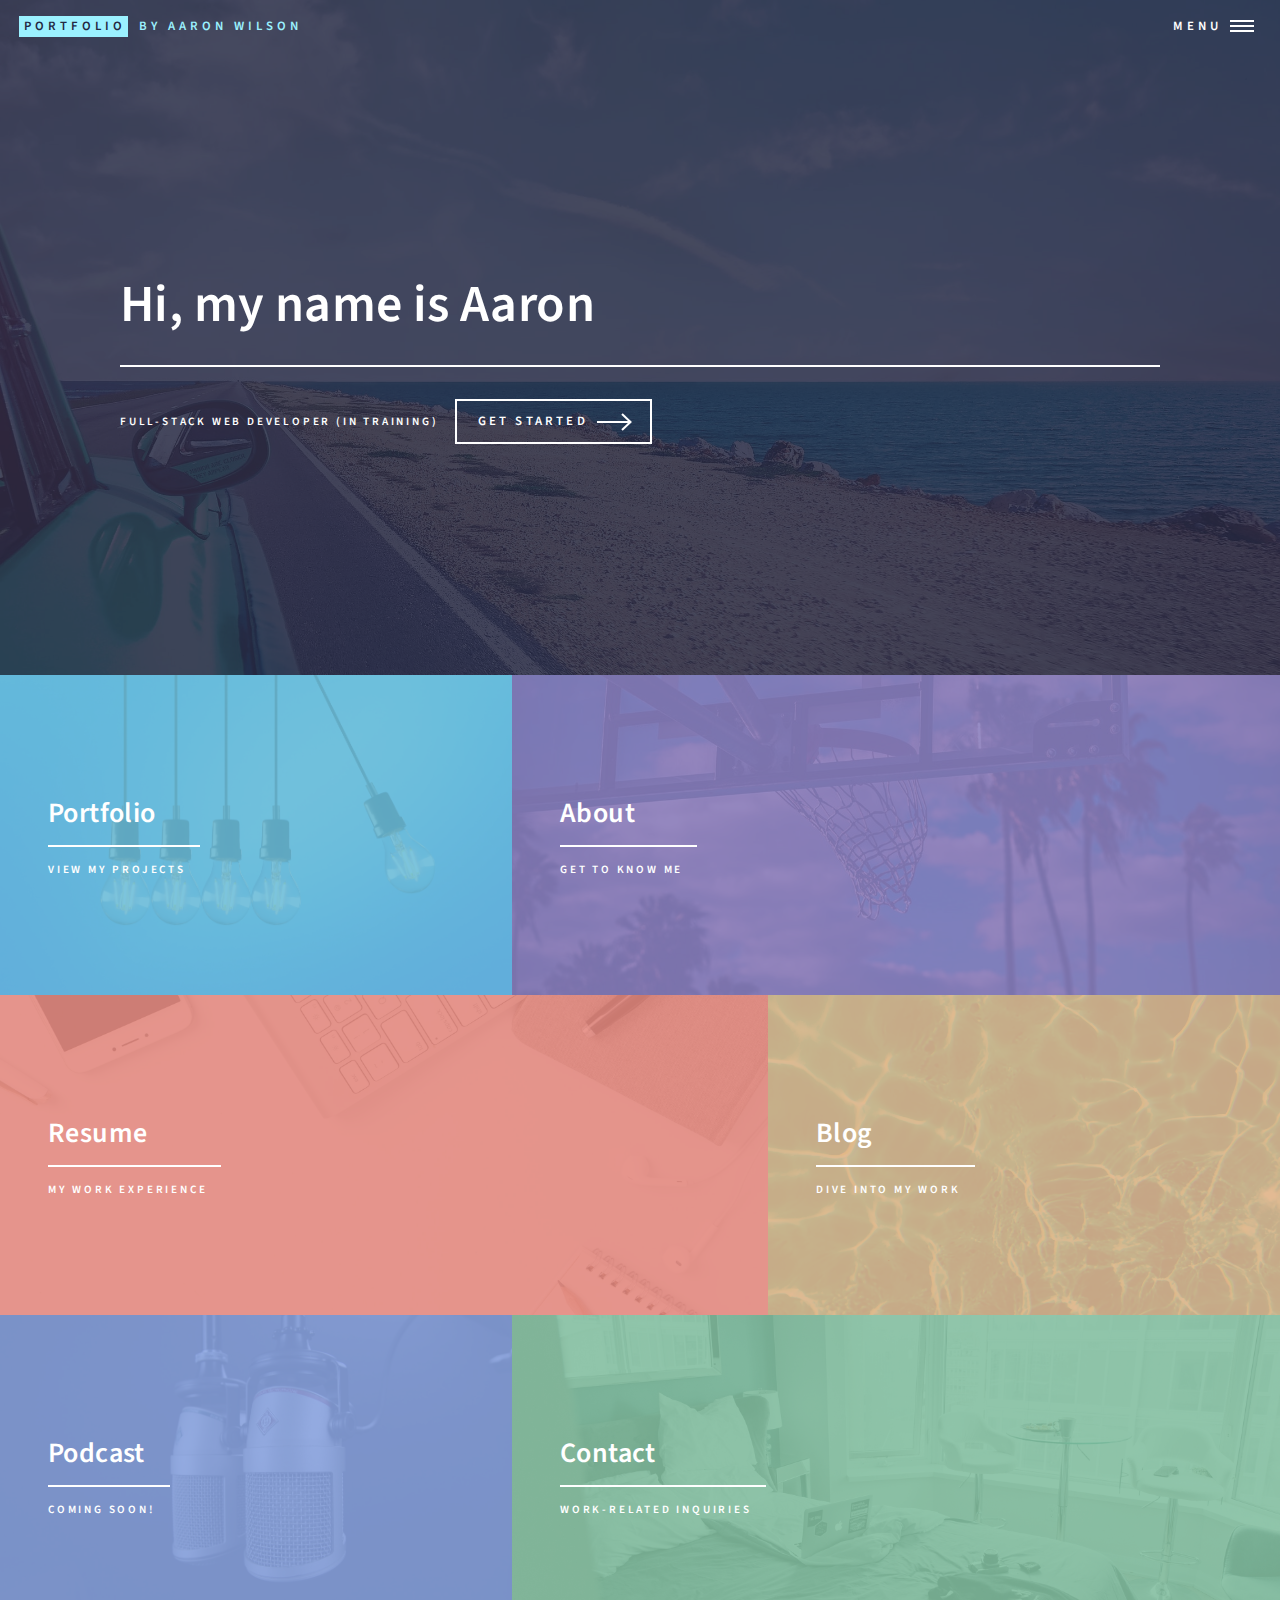
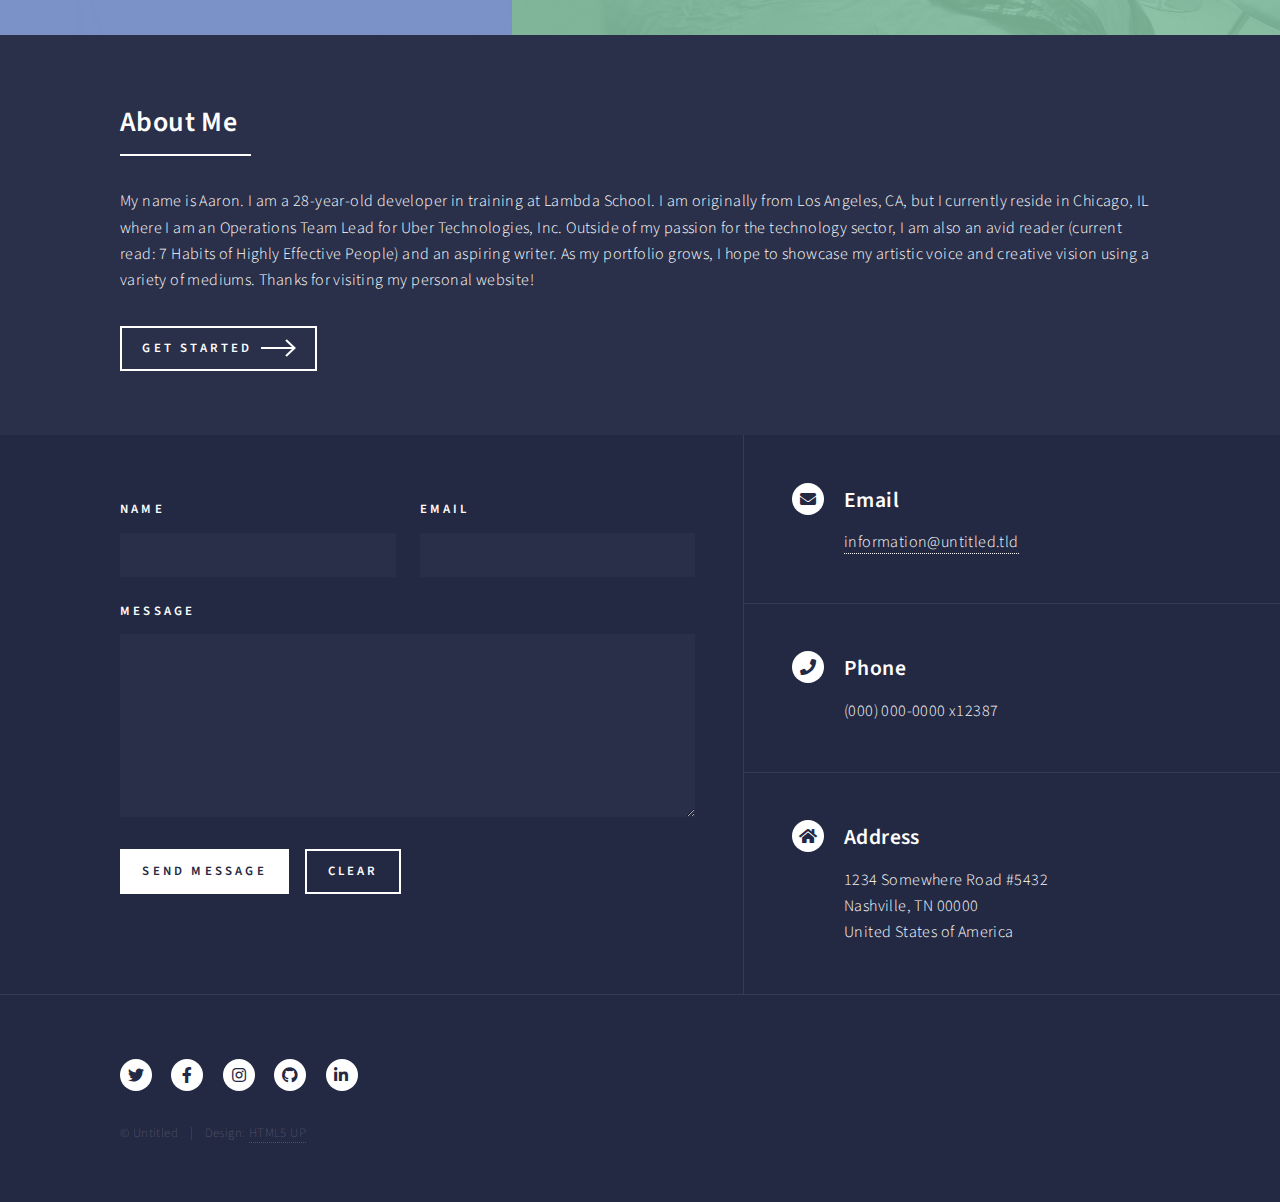
<file: portfolio/index.html>
<!DOCTYPE HTML>
<!--
	Forty by HTML5 UP
	html5up.net | @ajlkn
	Free for personal and commercial use under the CCA 3.0 license (html5up.net/license)
-->
<html>
	<head>
		<title>Aaron Wilson - Personal Website</title>
		<meta charset="utf-8" />
		<meta name="viewport" content="width=device-width, initial-scale=1, user-scalable=no" />
		<link rel="stylesheet" href="assets/css/main.css" />
		<noscript><link rel="stylesheet" href="assets/css/noscript.css" /></noscript>
	</head>
	<body class="is-preload">

		<!-- Wrapper -->
			<div id="wrapper">

				<!-- Header -->
					<header id="header" class="alt">
						<a href="index.html" class="logo"><strong>Portfolio</strong> <span>by Aaron Wilson</span></a>
						<nav>
							<a href="#menu">Menu</a>
						</nav>
					</header>

				<!-- Menu -->
					<nav id="menu">
						<ul class="links">
							<li><a href="index.html">Home</a></li>
							<li><a href="landing.html">Portfolio</a></li>
							<li><a href="generic.html">Resume</a></li>
							<li><a href="elements.html">Blog</a></li>
						</ul>
					<!--Login Button	<ul class="actions stacked">
							<li><a href="#" class="button primary fit">Get Started</a></li>
							<li><a href="#" class="button fit">Log In</a></li>
						</ul> -->
					</nav>

				<!-- Banner -->
					<section id="banner" class="major">
						<div class="inner">
							<header class="major">
								<h1>Hi, my name is Aaron</h1>
							</header>
							<div class="content">
								<p>Full-Stack Web Developer (in training)</p>
								<ul class="actions">
									<li><a href="#one" class="button next scrolly">Get Started</a></li>
								</ul>
							</div>
						</div>
					</section>

				<!-- Main -->
					<div id="main">

						<!-- One -->
							<section id="one" class="tiles">
								<article>
									<span class="image">
										<img src="images/lights-img.jpeg" alt="" />
									</span>
									<header class="major">
										<h3><a href="landing.html" class="link">Portfolio</a></h3>
										<p>View my projects</p>
									</header>
								</article>
								<article>
									<span class="image">
										<img src="images/hoops-img.jpeg" alt="" />
									</span>
									<header class="major">
										<h3><a href="#two" class="scrolly">About</a></h3>
										<p>Get to know me</p>
									</header>
								</article>
								<article>
									<span class="image">
										<img src="images/work-img.jpeg" alt="" />
									</span>
									<header class="major">
										<h3><a href="generic.html" class="link">Resume</a></h3>
										<p>My Work Experience</p>
									</header>
								</article>
								<article>
									<span class="image">
										<img src="images/water-img.jpeg" alt="" />
									</span>
									<header class="major">
										<h3><a href="elements.html" class="link">Blog</a></h3>
										<p>Dive into my work</p>
									</header>
								</article>
								<article>
									<span class="image">
										<img src="images/mic-img.jpeg" alt="" />
									</span>
									<header class="major">
										<h3><a href="#" class="">Podcast</a></h3>
										<p>Coming Soon!</p>
									</header>
								</article>
								<article>
									<span class="image">
										<img src="images/contact-img.jpeg" alt="" />
									</span>
									<header class="major">
										<h3><a href="#contact" class="next scrolly">Contact</a></h3>
										<p>Work-Related Inquiries</p>
									</header>
								</article>
							</section>

						<!-- Two -->
							<section id="two">
								<div class="inner">
									<header class="major">
										<h2>About Me</h2>
									</header>
									<p>My name is Aaron. I am a 28-year-old developer in training at Lambda School. I am originally from Los Angeles, CA, but I currently reside in Chicago, IL where I am an Operations Team Lead for Uber Technologies, Inc. Outside of my passion for the technology sector, I am also an avid reader (current read: 7 Habits of Highly Effective People) and an aspiring writer. As my portfolio grows, I hope to showcase my artistic voice and creative vision using a variety of mediums. Thanks for visiting my personal website!</p>
									<ul class="actions">
										<li><a href="landing.html" class="button next">Get Started</a></li>
									</ul>
								</div>
							</section>

					</div>

				<!-- Contact -->
					<section id="contact">
						<div class="inner">
							<section>
								<form method="post" action="#">
									<div class="fields">
										<div class="field half">
											<label for="name">Name</label>
											<input type="text" name="name" id="name" />
										</div>
										<div class="field half">
											<label for="email">Email</label>
											<input type="text" name="email" id="email" />
										</div>
										<div class="field">
											<label for="message">Message</label>
											<textarea name="message" id="message" rows="6"></textarea>
										</div>
									</div>
									<ul class="actions">
										<li><input type="submit" value="Send Message" class="primary" /></li>
										<li><input type="reset" value="Clear" /></li>
									</ul>
								</form>
							</section>
							<section class="split">
								<section>
									<div class="contact-method">
										<span class="icon solid alt fa-envelope"></span>
										<h3>Email</h3>
										<a href="#">information@untitled.tld</a>
									</div>
								</section>
								<section>
									<div class="contact-method">
										<span class="icon solid alt fa-phone"></span>
										<h3>Phone</h3>
										<span>(000) 000-0000 x12387</span>
									</div>
								</section>
								<section>
									<div class="contact-method">
										<span class="icon solid alt fa-home"></span>
										<h3>Address</h3>
										<span>1234 Somewhere Road #5432<br />
										Nashville, TN 00000<br />
										United States of America</span>
									</div>
								</section>
							</section>
						</div>
					</section>

				<!-- Footer -->
					<footer id="footer">
						<div class="inner">
							<ul class="icons">
								<li><a href="#" class="icon brands alt fa-twitter"><span class="label">Twitter</span></a></li>
								<li><a href="#" class="icon brands alt fa-facebook-f"><span class="label">Facebook</span></a></li>
								<li><a href="#" class="icon brands alt fa-instagram"><span class="label">Instagram</span></a></li>
								<li><a href="#" class="icon brands alt fa-github"><span class="label">GitHub</span></a></li>
								<li><a href="#" class="icon brands alt fa-linkedin-in"><span class="label">LinkedIn</span></a></li>
							</ul>
							<ul class="copyright">
								<li>&copy; Untitled</li><li>Design: <a href="https://html5up.net">HTML5 UP</a></li>
							</ul>
						</div>
					</footer>

			</div>

		<!-- Scripts -->
			<script src="assets/js/jquery.min.js"></script>
			<script src="assets/js/jquery.scrolly.min.js"></script>
			<script src="assets/js/jquery.scrollex.min.js"></script>
			<script src="assets/js/browser.min.js"></script>
			<script src="assets/js/breakpoints.min.js"></script>
			<script src="assets/js/util.js"></script>
			<script src="assets/js/main.js"></script>

	</body>
</html>
</file>
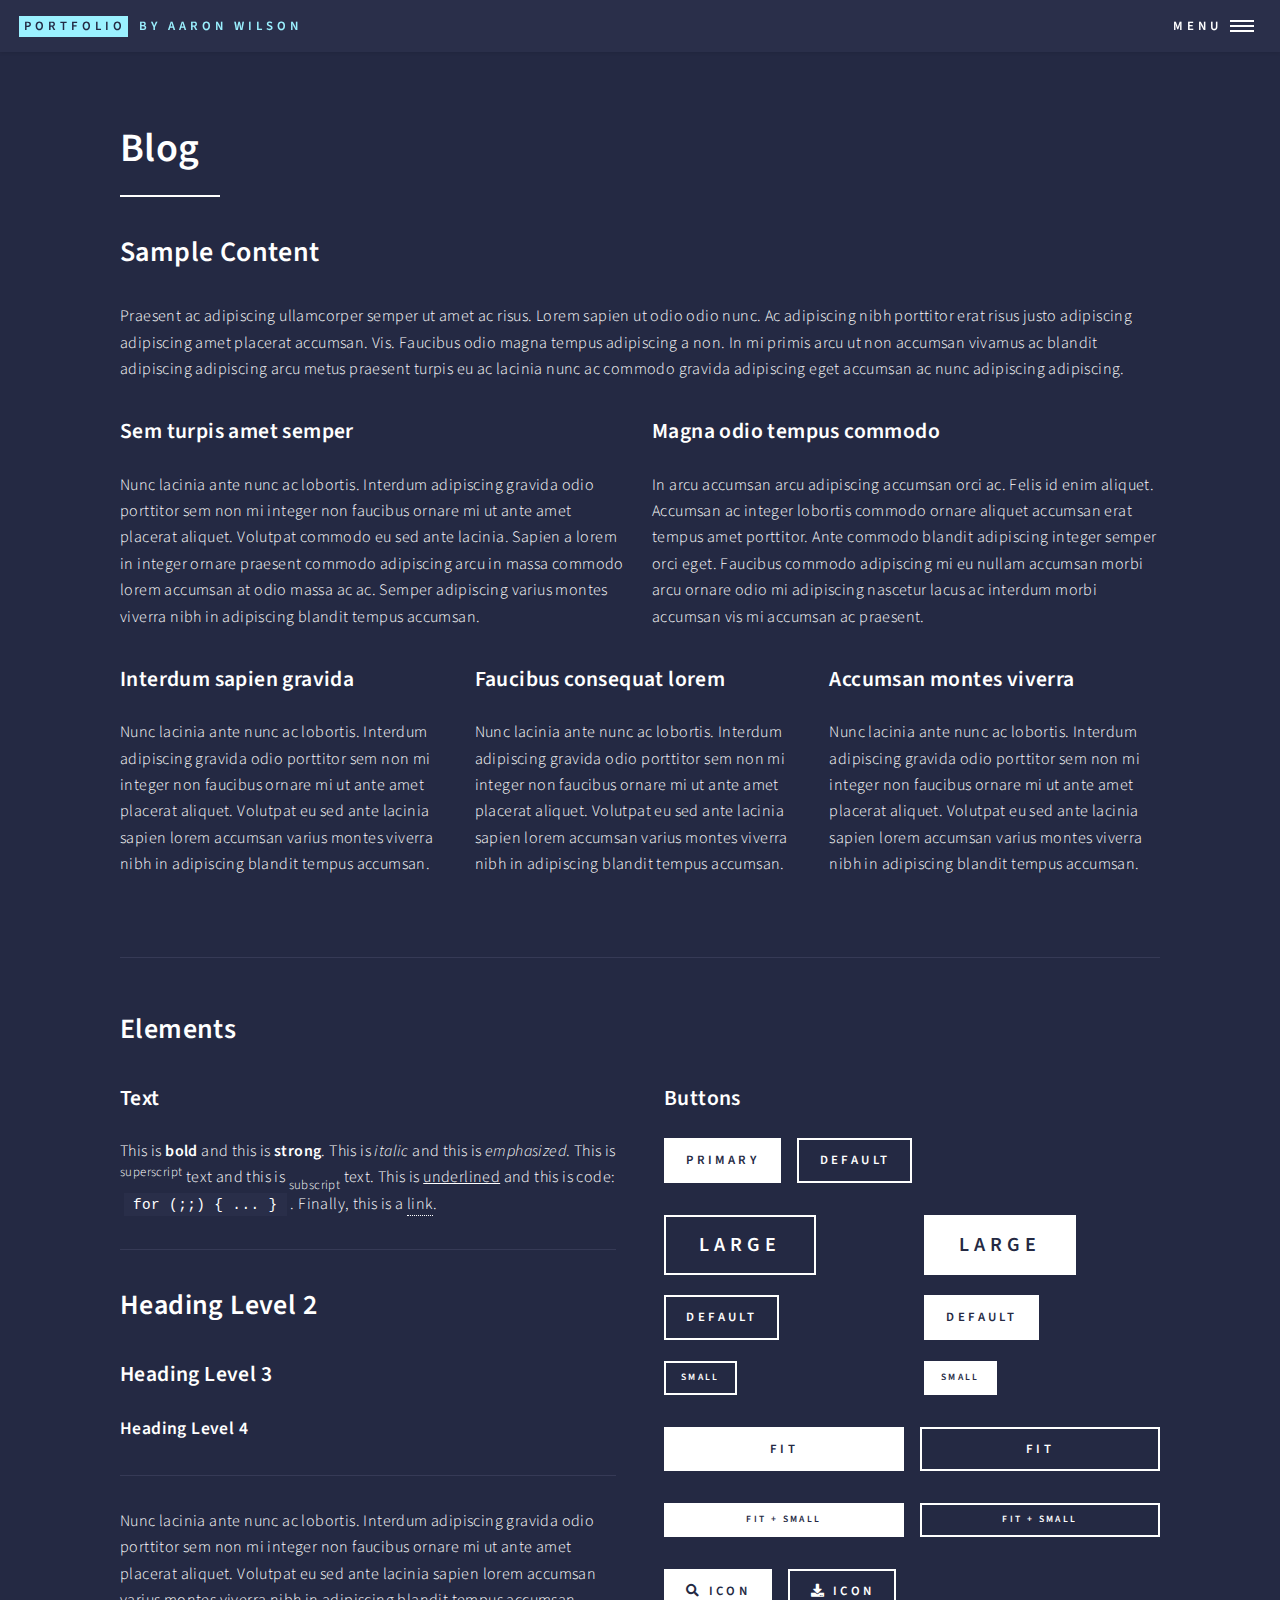
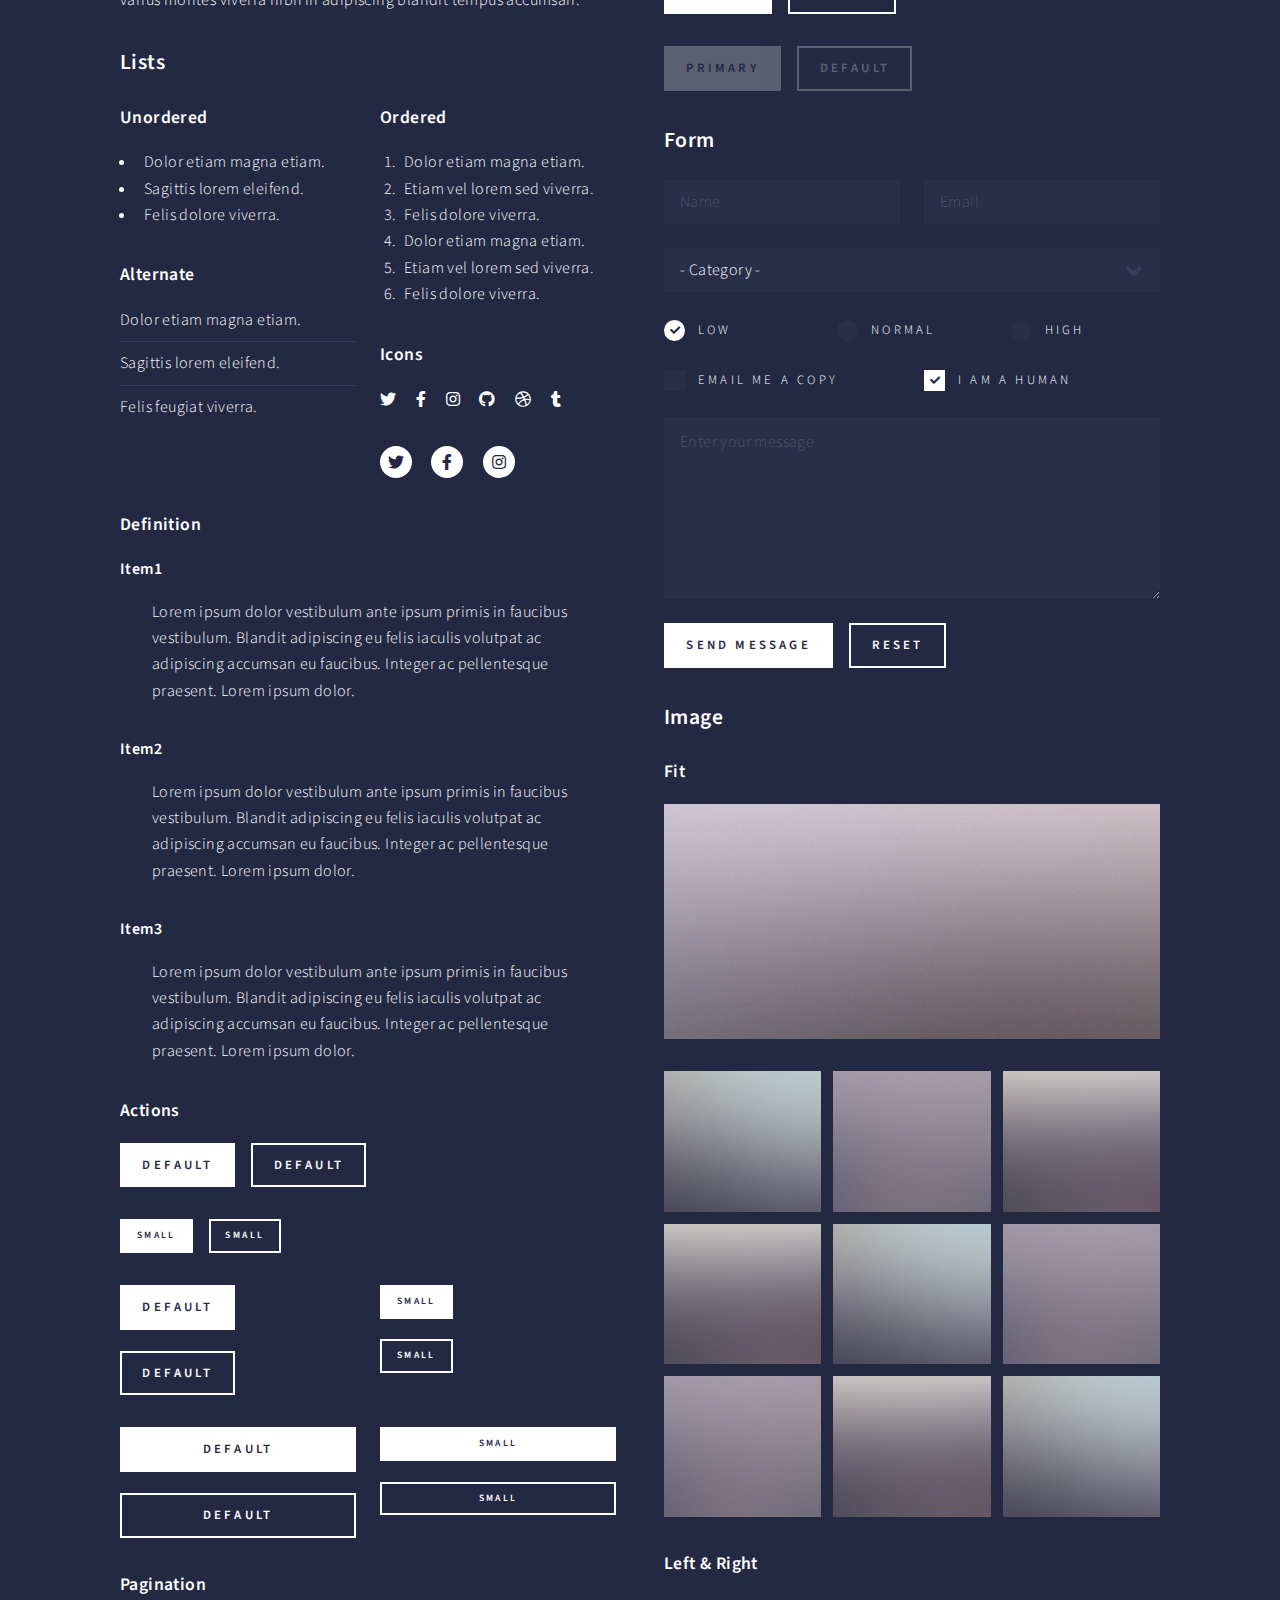
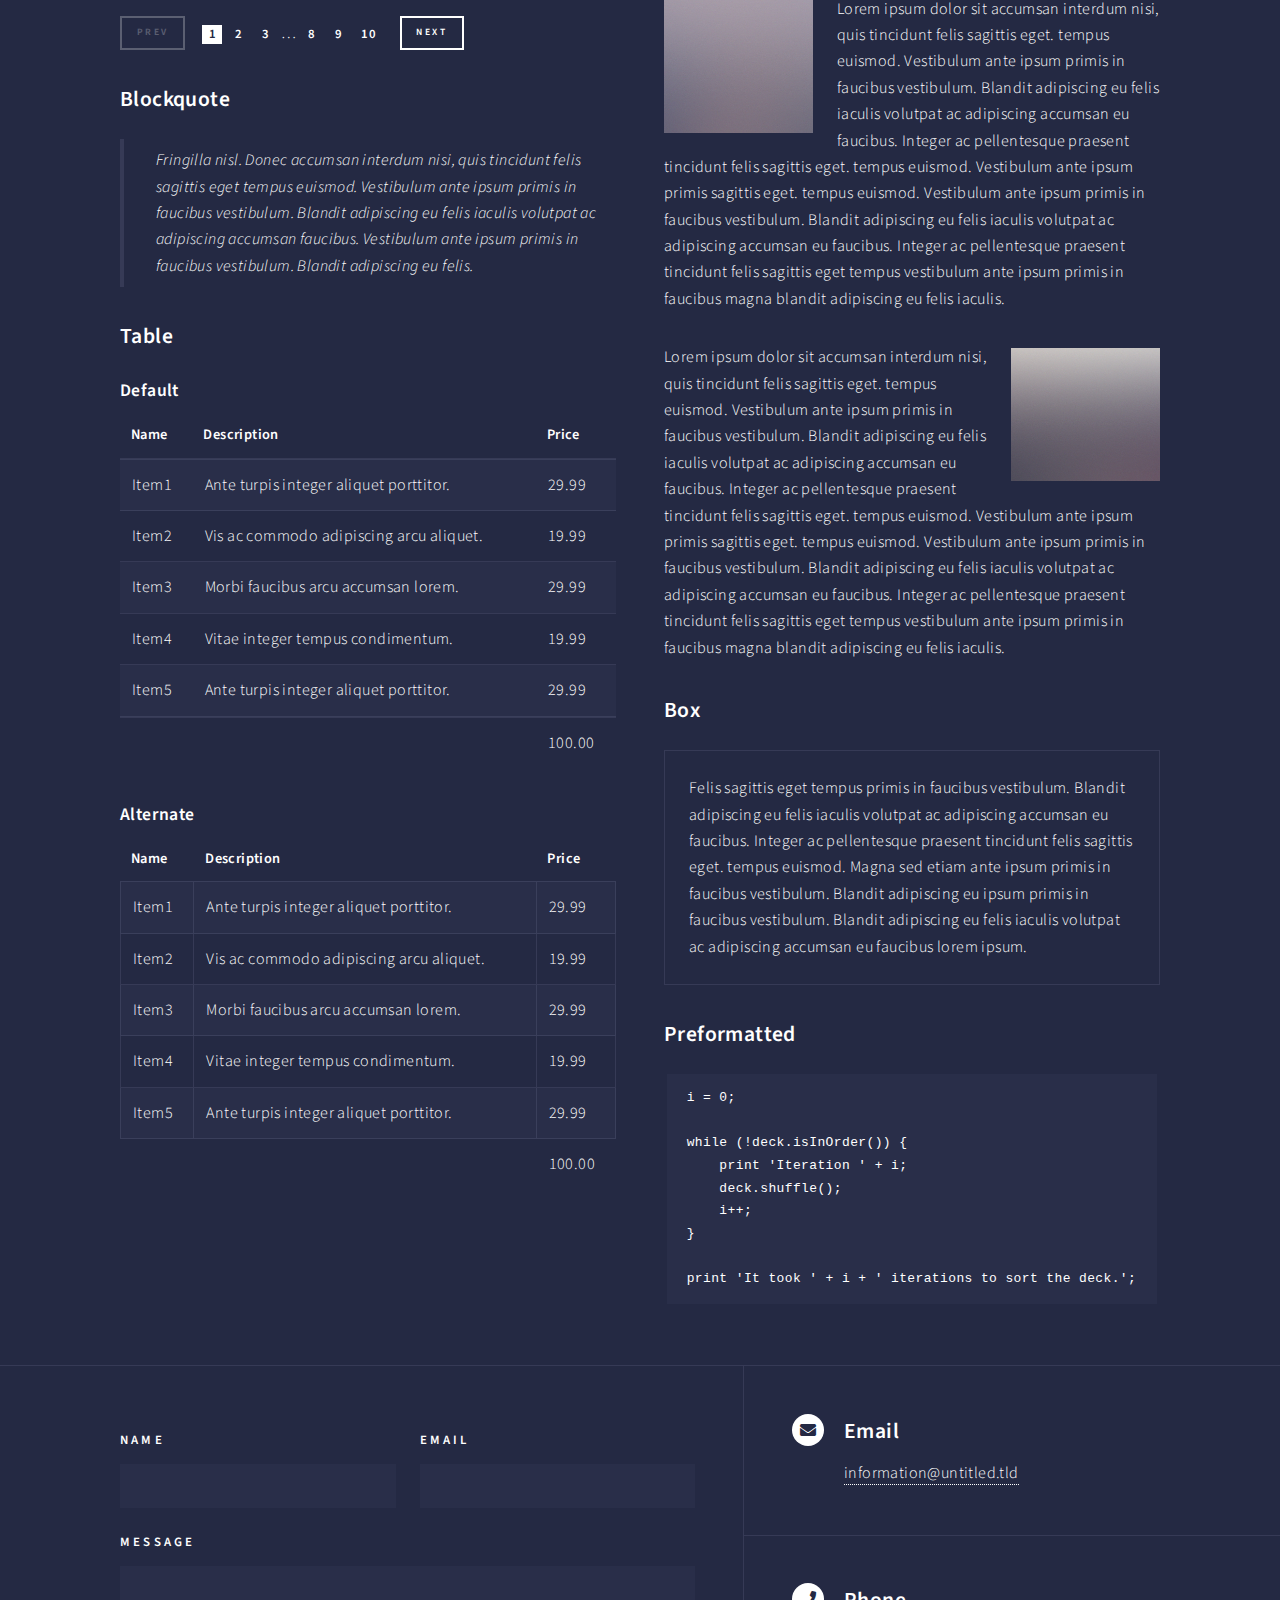
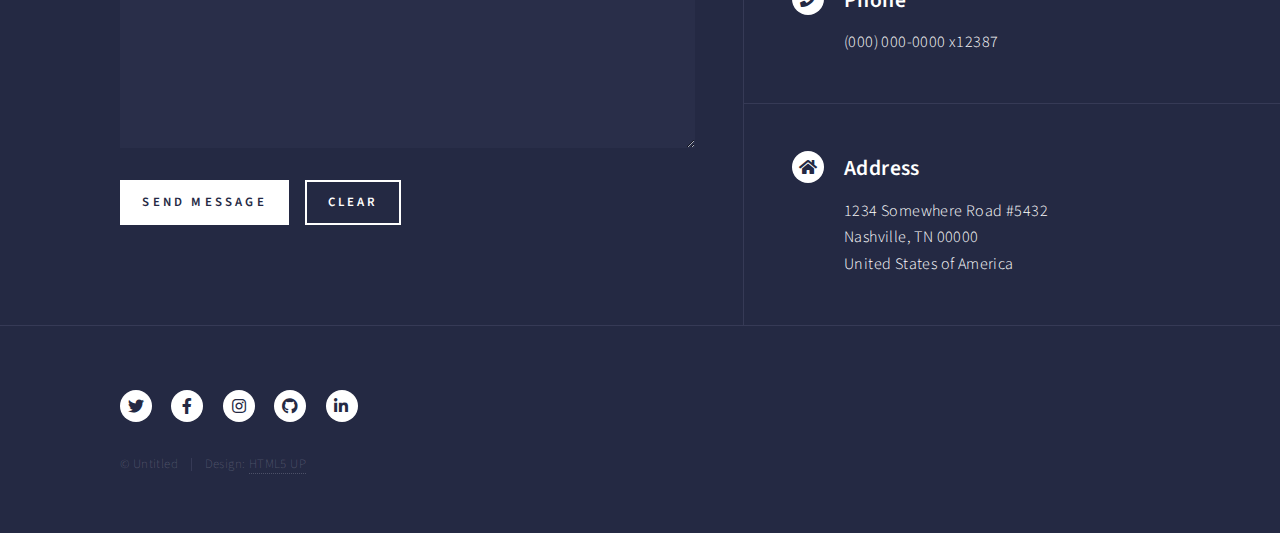
<file: portfolio/elements.html>
<!DOCTYPE HTML>
<!--
	Forty by HTML5 UP
	html5up.net | @ajlkn
	Free for personal and commercial use under the CCA 3.0 license (html5up.net/license)
-->
<html>
	<head>
		<title>Blog - Aaron Wilson</title>
		<meta charset="utf-8" />
		<meta name="viewport" content="width=device-width, initial-scale=1, user-scalable=no" />
		<link rel="stylesheet" href="assets/css/main.css" />
		<noscript><link rel="stylesheet" href="assets/css/noscript.css" /></noscript>
	</head>
	<body class="is-preload">

		<!-- Wrapper -->
			<div id="wrapper">

				<!-- Header -->
					<header id="header">
						<a href="index.html" class="logo"><strong>Portfolio</strong> <span>by Aaron Wilson</span></a>
						<nav>
							<a href="#menu">Menu</a>
						</nav>
					</header>

				<!-- Menu -->
					<nav id="menu">
						<ul class="links">
							<li><a href="index.html">Home</a></li>
							<li><a href="landing.html">Portfolio</a></li>
							<li><a href="generic.html">Resume</a></li>
							<li><a href="elements.html">Blog</a></li>
						</ul>
					<!--	<ul class="actions stacked">
							<li><a href="#" class="button primary fit">Get Started</a></li>
							<li><a href="#" class="button fit">Log In</a></li>
						</ul>-->
					</nav>

				<!-- Main -->
					<div id="main" class="alt">

						<!-- One -->
							<section id="one">
								<div class="inner">
									<header class="major">
										<h1>Blog</h1>
									</header>

									<!-- Content -->
										<h2 id="content">Sample Content</h2>
										<p>Praesent ac adipiscing ullamcorper semper ut amet ac risus. Lorem sapien ut odio odio nunc. Ac adipiscing nibh porttitor erat risus justo adipiscing adipiscing amet placerat accumsan. Vis. Faucibus odio magna tempus adipiscing a non. In mi primis arcu ut non accumsan vivamus ac blandit adipiscing adipiscing arcu metus praesent turpis eu ac lacinia nunc ac commodo gravida adipiscing eget accumsan ac nunc adipiscing adipiscing.</p>
										<div class="row">
											<div class="col-6 col-12-small">
												<h3>Sem turpis amet semper</h3>
												<p>Nunc lacinia ante nunc ac lobortis. Interdum adipiscing gravida odio porttitor sem non mi integer non faucibus ornare mi ut ante amet placerat aliquet. Volutpat commodo eu sed ante lacinia. Sapien a lorem in integer ornare praesent commodo adipiscing arcu in massa commodo lorem accumsan at odio massa ac ac. Semper adipiscing varius montes viverra nibh in adipiscing blandit tempus accumsan.</p>
											</div>
											<div class="col-6 col-12-small">
												<h3>Magna odio tempus commodo</h3>
												<p>In arcu accumsan arcu adipiscing accumsan orci ac. Felis id enim aliquet. Accumsan ac integer lobortis commodo ornare aliquet accumsan erat tempus amet porttitor. Ante commodo blandit adipiscing integer semper orci eget. Faucibus commodo adipiscing mi eu nullam accumsan morbi arcu ornare odio mi adipiscing nascetur lacus ac interdum morbi accumsan vis mi accumsan ac praesent.</p>
											</div>
											<!-- Break -->
											<div class="col-4 col-12-medium">
												<h3>Interdum sapien gravida</h3>
												<p>Nunc lacinia ante nunc ac lobortis. Interdum adipiscing gravida odio porttitor sem non mi integer non faucibus ornare mi ut ante amet placerat aliquet. Volutpat eu sed ante lacinia sapien lorem accumsan varius montes viverra nibh in adipiscing blandit tempus accumsan.</p>
											</div>
											<div class="col-4 col-12-medium">
												<h3>Faucibus consequat lorem</h3>
												<p>Nunc lacinia ante nunc ac lobortis. Interdum adipiscing gravida odio porttitor sem non mi integer non faucibus ornare mi ut ante amet placerat aliquet. Volutpat eu sed ante lacinia sapien lorem accumsan varius montes viverra nibh in adipiscing blandit tempus accumsan.</p>
											</div>
											<div class="col-4 col-12-medium">
												<h3>Accumsan montes viverra</h3>
												<p>Nunc lacinia ante nunc ac lobortis. Interdum adipiscing gravida odio porttitor sem non mi integer non faucibus ornare mi ut ante amet placerat aliquet. Volutpat eu sed ante lacinia sapien lorem accumsan varius montes viverra nibh in adipiscing blandit tempus accumsan.</p>
											</div>
										</div>

									<hr class="major" />

									<!-- Elements -->
										<h2 id="elements">Elements</h2>
										<div class="row gtr-200">
											<div class="col-6 col-12-medium">

												<!-- Text stuff -->
													<h3>Text</h3>
													<p>This is <b>bold</b> and this is <strong>strong</strong>. This is <i>italic</i> and this is <em>emphasized</em>.
													This is <sup>superscript</sup> text and this is <sub>subscript</sub> text.
													This is <u>underlined</u> and this is code: <code>for (;;) { ... }</code>.
													Finally, this is a <a href="#">link</a>.</p>
													<hr />
													<h2>Heading Level 2</h2>
													<h3>Heading Level 3</h3>
													<h4>Heading Level 4</h4>
													<hr />
													<p>Nunc lacinia ante nunc ac lobortis. Interdum adipiscing gravida odio porttitor sem non mi integer non faucibus ornare mi ut ante amet placerat aliquet. Volutpat eu sed ante lacinia sapien lorem accumsan varius montes viverra nibh in adipiscing blandit tempus accumsan.</p>

												<!-- Lists -->
													<h3>Lists</h3>
													<div class="row">
														<div class="col-6 col-12-small">

															<h4>Unordered</h4>
															<ul>
																<li>Dolor etiam magna etiam.</li>
																<li>Sagittis lorem eleifend.</li>
																<li>Felis dolore viverra.</li>
															</ul>

															<h4>Alternate</h4>
															<ul class="alt">
																<li>Dolor etiam magna etiam.</li>
																<li>Sagittis lorem eleifend.</li>
																<li>Felis feugiat viverra.</li>
															</ul>

														</div>
														<div class="col-6 col-12-small">

															<h4>Ordered</h4>
															<ol>
																<li>Dolor etiam magna etiam.</li>
																<li>Etiam vel lorem sed viverra.</li>
																<li>Felis dolore viverra.</li>
																<li>Dolor etiam magna etiam.</li>
																<li>Etiam vel lorem sed viverra.</li>
																<li>Felis dolore viverra.</li>
															</ol>

															<h4>Icons</h4>
															<ul class="icons">
																<li><a href="#" class="icon brands fa-twitter"><span class="label">Twitter</span></a></li>
																<li><a href="#" class="icon brands fa-facebook-f"><span class="label">Facebook</span></a></li>
																<li><a href="#" class="icon brands fa-instagram"><span class="label">Instagram</span></a></li>
																<li><a href="#" class="icon brands fa-github"><span class="label">Github</span></a></li>
																<li><a href="#" class="icon brands fa-dribbble"><span class="label">Dribbble</span></a></li>
																<li><a href="#" class="icon brands fa-tumblr"><span class="label">Tumblr</span></a></li>
															</ul>
															<ul class="icons">
																<li><a href="#" class="icon brands alt fa-twitter"><span class="label">Twitter</span></a></li>
																<li><a href="#" class="icon brands alt fa-facebook-f"><span class="label">Facebook</span></a></li>
																<li><a href="#" class="icon brands alt fa-instagram"><span class="label">Instagram</span></a></li>
															</ul>

														</div>
													</div>
													<h4>Definition</h4>
													<dl>
														<dt>Item1</dt>
														<dd>
															<p>Lorem ipsum dolor vestibulum ante ipsum primis in faucibus vestibulum. Blandit adipiscing eu felis iaculis volutpat ac adipiscing accumsan eu faucibus. Integer ac pellentesque praesent. Lorem ipsum dolor.</p>
														</dd>
														<dt>Item2</dt>
														<dd>
															<p>Lorem ipsum dolor vestibulum ante ipsum primis in faucibus vestibulum. Blandit adipiscing eu felis iaculis volutpat ac adipiscing accumsan eu faucibus. Integer ac pellentesque praesent. Lorem ipsum dolor.</p>
														</dd>
														<dt>Item3</dt>
														<dd>
															<p>Lorem ipsum dolor vestibulum ante ipsum primis in faucibus vestibulum. Blandit adipiscing eu felis iaculis volutpat ac adipiscing accumsan eu faucibus. Integer ac pellentesque praesent. Lorem ipsum dolor.</p>
														</dd>
													</dl>

													<h4>Actions</h4>
													<ul class="actions">
														<li><a href="#" class="button primary">Default</a></li>
														<li><a href="#" class="button">Default</a></li>
													</ul>
													<ul class="actions small">
														<li><a href="#" class="button primary small">Small</a></li>
														<li><a href="#" class="button small">Small</a></li>
													</ul>
													<div class="row">
														<div class="col-6 col-12-small">
															<ul class="actions stacked">
																<li><a href="#" class="button primary">Default</a></li>
																<li><a href="#" class="button">Default</a></li>
															</ul>
														</div>
														<div class="col-6 col-12-small">
															<ul class="actions stacked">
																<li><a href="#" class="button primary small">Small</a></li>
																<li><a href="#" class="button small">Small</a></li>
															</ul>
														</div>
														<div class="col-6 col-12-small">
															<ul class="actions stacked">
																<li><a href="#" class="button primary fit">Default</a></li>
																<li><a href="#" class="button fit">Default</a></li>
															</ul>
														</div>
														<div class="col-6 col-12-small">
															<ul class="actions stacked">
																<li><a href="#" class="button primary small fit">Small</a></li>
																<li><a href="#" class="button small fit">Small</a></li>
															</ul>
														</div>
													</div>

													<h4>Pagination</h4>
													<ul class="pagination">
														<li><span class="button small disabled">Prev</span></li>
														<li><a href="#" class="page active">1</a></li>
														<li><a href="#" class="page">2</a></li>
														<li><a href="#" class="page">3</a></li>
														<li><span>&hellip;</span></li>
														<li><a href="#" class="page">8</a></li>
														<li><a href="#" class="page">9</a></li>
														<li><a href="#" class="page">10</a></li>
														<li><a href="#" class="button small">Next</a></li>
													</ul>

												<!-- Blockquote -->
													<h3>Blockquote</h3>
													<blockquote>Fringilla nisl. Donec accumsan interdum nisi, quis tincidunt felis sagittis eget tempus euismod. Vestibulum ante ipsum primis in faucibus vestibulum. Blandit adipiscing eu felis iaculis volutpat ac adipiscing accumsan faucibus. Vestibulum ante ipsum primis in faucibus vestibulum. Blandit adipiscing eu felis.</blockquote>

												<!-- Table -->
													<h3>Table</h3>

													<h4>Default</h4>
													<div class="table-wrapper">
														<table>
															<thead>
																<tr>
																	<th>Name</th>
																	<th>Description</th>
																	<th>Price</th>
																</tr>
															</thead>
															<tbody>
																<tr>
																	<td>Item1</td>
																	<td>Ante turpis integer aliquet porttitor.</td>
																	<td>29.99</td>
																</tr>
																<tr>
																	<td>Item2</td>
																	<td>Vis ac commodo adipiscing arcu aliquet.</td>
																	<td>19.99</td>
																</tr>
																<tr>
																	<td>Item3</td>
																	<td> Morbi faucibus arcu accumsan lorem.</td>
																	<td>29.99</td>
																</tr>
																<tr>
																	<td>Item4</td>
																	<td>Vitae integer tempus condimentum.</td>
																	<td>19.99</td>
																</tr>
																<tr>
																	<td>Item5</td>
																	<td>Ante turpis integer aliquet porttitor.</td>
																	<td>29.99</td>
																</tr>
															</tbody>
															<tfoot>
																<tr>
																	<td colspan="2"></td>
																	<td>100.00</td>
																</tr>
															</tfoot>
														</table>
													</div>

													<h4>Alternate</h4>
													<div class="table-wrapper">
														<table class="alt">
															<thead>
																<tr>
																	<th>Name</th>
																	<th>Description</th>
																	<th>Price</th>
																</tr>
															</thead>
															<tbody>
																<tr>
																	<td>Item1</td>
																	<td>Ante turpis integer aliquet porttitor.</td>
																	<td>29.99</td>
																</tr>
																<tr>
																	<td>Item2</td>
																	<td>Vis ac commodo adipiscing arcu aliquet.</td>
																	<td>19.99</td>
																</tr>
																<tr>
																	<td>Item3</td>
																	<td> Morbi faucibus arcu accumsan lorem.</td>
																	<td>29.99</td>
																</tr>
																<tr>
																	<td>Item4</td>
																	<td>Vitae integer tempus condimentum.</td>
																	<td>19.99</td>
																</tr>
																<tr>
																	<td>Item5</td>
																	<td>Ante turpis integer aliquet porttitor.</td>
																	<td>29.99</td>
																</tr>
															</tbody>
															<tfoot>
																<tr>
																	<td colspan="2"></td>
																	<td>100.00</td>
																</tr>
															</tfoot>
														</table>
													</div>

											</div>
											<div class="col-6 col-12-medium">

												<!-- Buttons -->
													<h3>Buttons</h3>
													<ul class="actions">
														<li><a href="#" class="button primary">Primary</a></li>
														<li><a href="#" class="button">Default</a></li>
													</ul>
													<div class="row">
														<div class="col-6 col-12-xsmall">
															<ul class="actions stacked">
																<li><a href="#" class="button large">Large</a></li>
																<li><a href="#" class="button">Default</a></li>
																<li><a href="#" class="button small">Small</a></li>
															</ul>
														</div>
														<div class="col-6 col-12-xsmall">
															<ul class="actions stacked">
																<li><a href="#" class="button primary large">Large</a></li>
																<li><a href="#" class="button primary">Default</a></li>
																<li><a href="#" class="button primary small">Small</a></li>
															</ul>
														</div>
													</div>
													<ul class="actions fit">
														<li><a href="#" class="button primary fit">Fit</a></li>
														<li><a href="#" class="button fit">Fit</a></li>
													</ul>
													<ul class="actions fit small">
														<li><a href="#" class="button primary fit small">Fit + Small</a></li>
														<li><a href="#" class="button fit small">Fit + Small</a></li>
													</ul>
													<ul class="actions">
														<li><a href="#" class="button primary icon solid fa-search">Icon</a></li>
														<li><a href="#" class="button icon solid fa-download">Icon</a></li>
													</ul>
													<ul class="actions">
														<li><span class="button primary disabled">Primary</span></li>
														<li><span class="button disabled">Default</span></li>
													</ul>

												<!-- Form -->
													<h3>Form</h3>

													<form method="post" action="#">
														<div class="row gtr-uniform">
															<div class="col-6 col-12-xsmall">
																<input type="text" name="demo-name" id="demo-name" value="" placeholder="Name" />
															</div>
															<div class="col-6 col-12-xsmall">
																<input type="email" name="demo-email" id="demo-email" value="" placeholder="Email" />
															</div>
															<!-- Break -->
															<div class="col-12">
																<select name="demo-category" id="demo-category">
																	<option value="">- Category -</option>
																	<option value="1">Manufacturing</option>
																	<option value="1">Shipping</option>
																	<option value="1">Administration</option>
																	<option value="1">Human Resources</option>
																</select>
															</div>
															<!-- Break -->
															<div class="col-4 col-12-small">
																<input type="radio" id="demo-priority-low" name="demo-priority" checked>
																<label for="demo-priority-low">Low</label>
															</div>
															<div class="col-4 col-12-small">
																<input type="radio" id="demo-priority-normal" name="demo-priority">
																<label for="demo-priority-normal">Normal</label>
															</div>
															<div class="col-4 col-12-small">
																<input type="radio" id="demo-priority-high" name="demo-priority">
																<label for="demo-priority-high">High</label>
															</div>
															<!-- Break -->
															<div class="col-6 col-12-small">
																<input type="checkbox" id="demo-copy" name="demo-copy">
																<label for="demo-copy">Email me a copy</label>
															</div>
															<div class="col-6 col-12-small">
																<input type="checkbox" id="demo-human" name="demo-human" checked>
																<label for="demo-human">I am a human</label>
															</div>
															<!-- Break -->
															<div class="col-12">
																<textarea name="demo-message" id="demo-message" placeholder="Enter your message" rows="6"></textarea>
															</div>
															<!-- Break -->
															<div class="col-12">
																<ul class="actions">
																	<li><input type="submit" value="Send Message" class="primary" /></li>
																	<li><input type="reset" value="Reset" /></li>
																</ul>
															</div>
														</div>
													</form>

												<!-- Image -->
													<h3>Image</h3>

													<h4>Fit</h4>
													<span class="image fit"><img src="images/pic03.jpg" alt="" /></span>
													<div class="box alt">
														<div class="row gtr-50 gtr-uniform">
															<div class="col-4"><span class="image fit"><img src="images/pic08.jpg" alt="" /></span></div>
															<div class="col-4"><span class="image fit"><img src="images/pic09.jpg" alt="" /></span></div>
															<div class="col-4"><span class="image fit"><img src="images/pic10.jpg" alt="" /></span></div>
															<!-- Break -->
															<div class="col-4"><span class="image fit"><img src="images/pic10.jpg" alt="" /></span></div>
															<div class="col-4"><span class="image fit"><img src="images/pic08.jpg" alt="" /></span></div>
															<div class="col-4"><span class="image fit"><img src="images/pic09.jpg" alt="" /></span></div>
															<!-- Break -->
															<div class="col-4"><span class="image fit"><img src="images/pic09.jpg" alt="" /></span></div>
															<div class="col-4"><span class="image fit"><img src="images/pic10.jpg" alt="" /></span></div>
															<div class="col-4"><span class="image fit"><img src="images/pic08.jpg" alt="" /></span></div>
														</div>
													</div>

													<h4>Left &amp; Right</h4>
													<p><span class="image left"><img src="images/pic09.jpg" alt="" /></span>Lorem ipsum dolor sit accumsan interdum nisi, quis tincidunt felis sagittis eget. tempus euismod. Vestibulum ante ipsum primis in faucibus vestibulum. Blandit adipiscing eu felis iaculis volutpat ac adipiscing accumsan eu faucibus. Integer ac pellentesque praesent tincidunt felis sagittis eget. tempus euismod. Vestibulum ante ipsum primis sagittis eget. tempus euismod. Vestibulum ante ipsum primis in faucibus vestibulum. Blandit adipiscing eu felis iaculis volutpat ac adipiscing accumsan eu faucibus. Integer ac pellentesque praesent tincidunt felis sagittis eget tempus vestibulum ante ipsum primis in faucibus magna blandit adipiscing eu felis iaculis.</p>
													<p><span class="image right"><img src="images/pic10.jpg" alt="" /></span>Lorem ipsum dolor sit accumsan interdum nisi, quis tincidunt felis sagittis eget. tempus euismod. Vestibulum ante ipsum primis in faucibus vestibulum. Blandit adipiscing eu felis iaculis volutpat ac adipiscing accumsan eu faucibus. Integer ac pellentesque praesent tincidunt felis sagittis eget. tempus euismod. Vestibulum ante ipsum primis sagittis eget. tempus euismod. Vestibulum ante ipsum primis in faucibus vestibulum. Blandit adipiscing eu felis iaculis volutpat ac adipiscing accumsan eu faucibus. Integer ac pellentesque praesent tincidunt felis sagittis eget tempus vestibulum ante ipsum primis in faucibus magna blandit adipiscing eu felis iaculis.</p>

												<!-- Box -->
													<h3>Box</h3>
													<div class="box">
														<p>Felis sagittis eget tempus primis in faucibus vestibulum. Blandit adipiscing eu felis iaculis volutpat ac adipiscing accumsan eu faucibus. Integer ac pellentesque praesent tincidunt felis sagittis eget. tempus euismod. Magna sed etiam ante ipsum primis in faucibus vestibulum. Blandit adipiscing eu ipsum primis in faucibus vestibulum. Blandit adipiscing eu felis iaculis volutpat ac adipiscing accumsan eu faucibus lorem ipsum.</p>
													</div>

												<!-- Preformatted Code -->
													<h3>Preformatted</h3>
													<pre><code>i = 0;

while (!deck.isInOrder()) {
    print 'Iteration ' + i;
    deck.shuffle();
    i++;
}

print 'It took ' + i + ' iterations to sort the deck.';
</code></pre>

											</div>
										</div>

								</div>
							</section>

					</div>

				<!-- Contact -->
					<section id="contact">
						<div class="inner">
							<section>
								<form method="post" action="#">
									<div class="fields">
										<div class="field half">
											<label for="name">Name</label>
											<input type="text" name="name" id="name" />
										</div>
										<div class="field half">
											<label for="email">Email</label>
											<input type="text" name="email" id="email" />
										</div>
										<div class="field">
											<label for="message">Message</label>
											<textarea name="message" id="message" rows="6"></textarea>
										</div>
									</div>
									<ul class="actions">
										<li><input type="submit" value="Send Message" class="primary" /></li>
										<li><input type="reset" value="Clear" /></li>
									</ul>
								</form>
							</section>
							<section class="split">
								<section>
									<div class="contact-method">
										<span class="icon solid alt fa-envelope"></span>
										<h3>Email</h3>
										<a href="#">information@untitled.tld</a>
									</div>
								</section>
								<section>
									<div class="contact-method">
										<span class="icon solid alt fa-phone"></span>
										<h3>Phone</h3>
										<span>(000) 000-0000 x12387</span>
									</div>
								</section>
								<section>
									<div class="contact-method">
										<span class="icon solid alt fa-home"></span>
										<h3>Address</h3>
										<span>1234 Somewhere Road #5432<br />
										Nashville, TN 00000<br />
										United States of America</span>
									</div>
								</section>
							</section>
						</div>
					</section>

				<!-- Footer -->
					<footer id="footer">
						<div class="inner">
							<ul class="icons">
								<li><a href="#" class="icon brands alt fa-twitter"><span class="label">Twitter</span></a></li>
								<li><a href="#" class="icon brands alt fa-facebook-f"><span class="label">Facebook</span></a></li>
								<li><a href="#" class="icon brands alt fa-instagram"><span class="label">Instagram</span></a></li>
								<li><a href="#" class="icon brands alt fa-github"><span class="label">GitHub</span></a></li>
								<li><a href="#" class="icon brands alt fa-linkedin-in"><span class="label">LinkedIn</span></a></li>
							</ul>
							<ul class="copyright">
								<li>&copy; Untitled</li><li>Design: <a href="https://html5up.net">HTML5 UP</a></li>
							</ul>
						</div>
					</footer>

			</div>

		<!-- Scripts -->
			<script src="assets/js/jquery.min.js"></script>
			<script src="assets/js/jquery.scrolly.min.js"></script>
			<script src="assets/js/jquery.scrollex.min.js"></script>
			<script src="assets/js/browser.min.js"></script>
			<script src="assets/js/breakpoints.min.js"></script>
			<script src="assets/js/util.js"></script>
			<script src="assets/js/main.js"></script>

	</body>
</html>
</file>
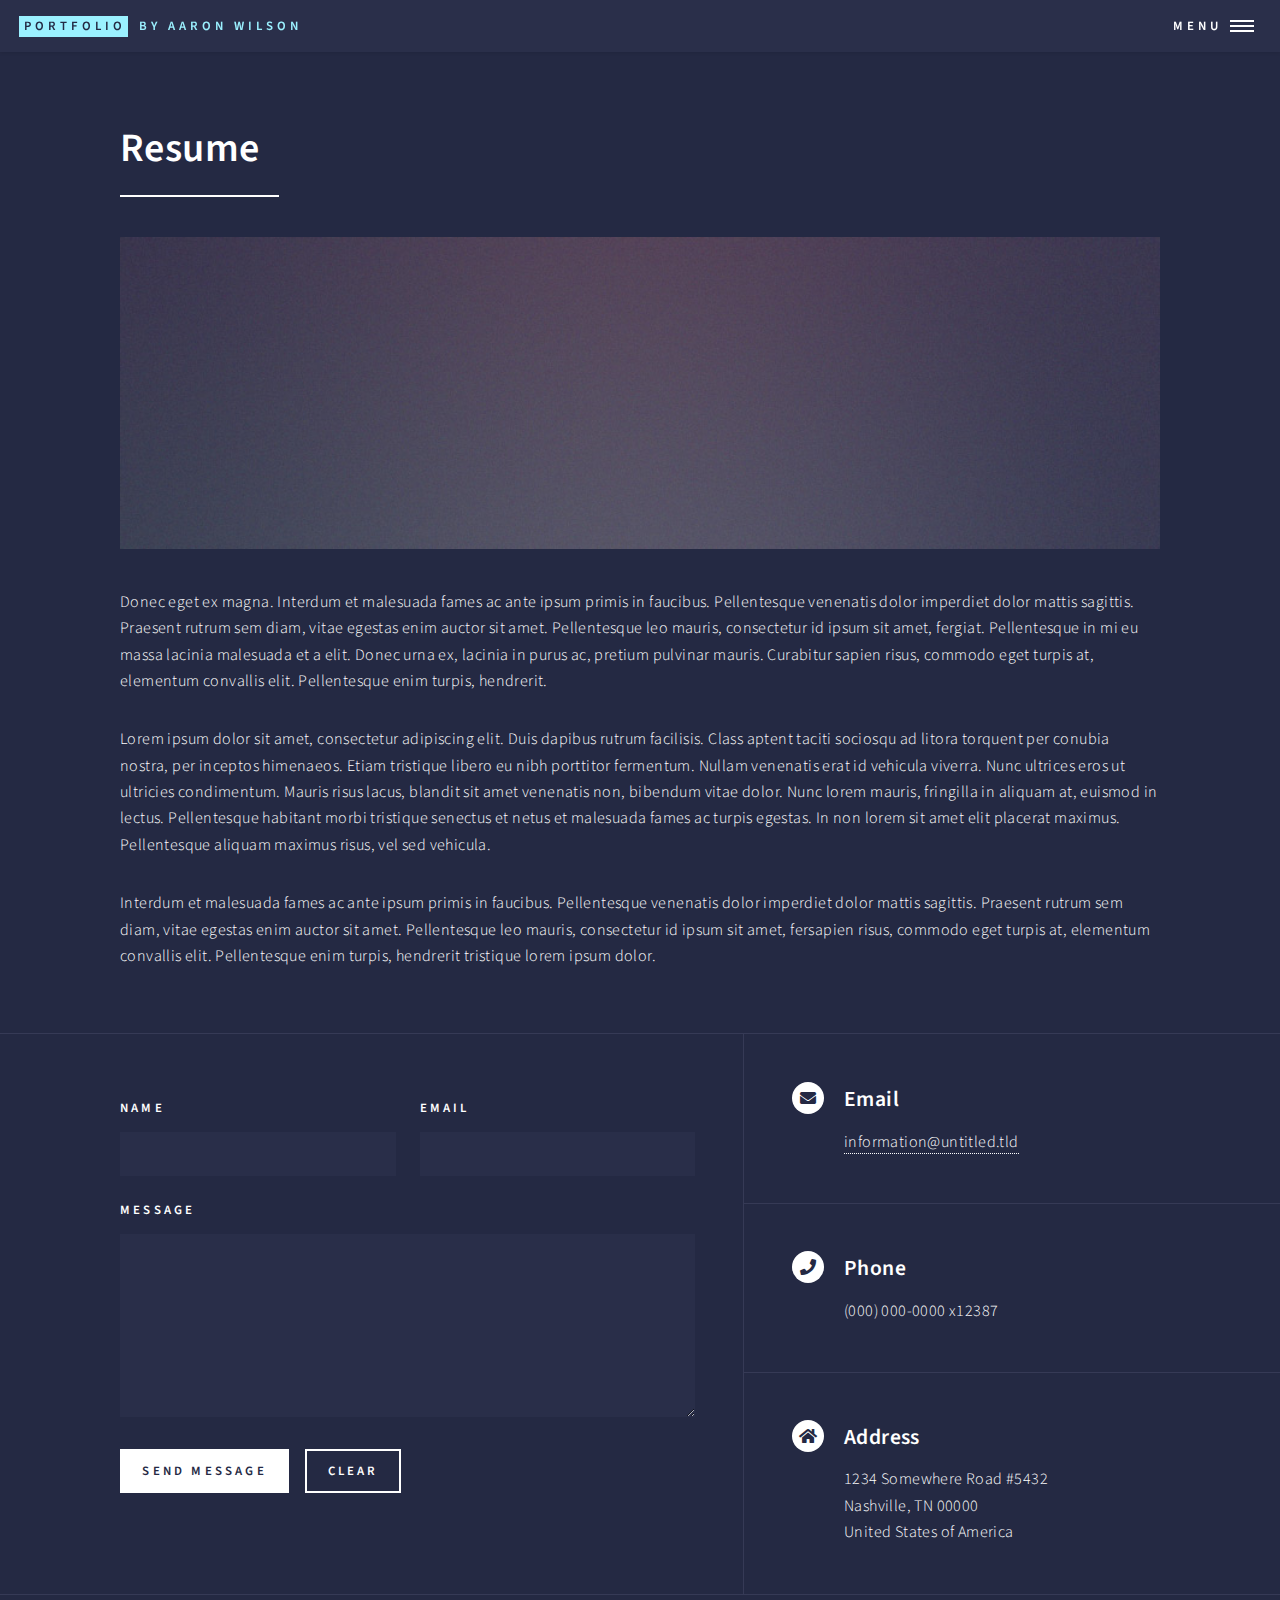
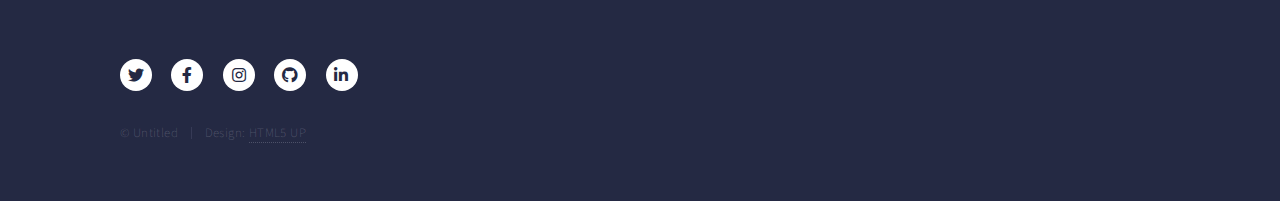
<file: portfolio/generic.html>
<!DOCTYPE HTML>
<!--
	Forty by HTML5 UP
	html5up.net | @ajlkn
	Free for personal and commercial use under the CCA 3.0 license (html5up.net/license)
-->
<html>
	<head>
		<title>Resume - Aaron Wilson</title>
		<meta charset="utf-8" />
		<meta name="viewport" content="width=device-width, initial-scale=1, user-scalable=no" />
		<link rel="stylesheet" href="assets/css/main.css" />
		<noscript><link rel="stylesheet" href="assets/css/noscript.css" /></noscript>
	</head>
	<body class="is-preload">

		<!-- Wrapper -->
			<div id="wrapper">

				<!-- Header -->
					<header id="header">
						<a href="index.html" class="logo"><strong>Portfolio</strong> <span>by Aaron Wilson</span></a>
						<nav>
							<a href="#menu">Menu</a>
						</nav>
					</header>

				<!-- Menu -->
					<nav id="menu">
						<ul class="links">
							<li><a href="index.html">Home</a></li>
							<li><a href="landing.html">Portfolio</a></li>
							<li><a href="generic.html">Resume</a></li>
							<li><a href="elements.html">Blog</a></li>
						</ul>
					<!--	<ul class="actions stacked">
							<li><a href="#" class="button primary fit">Get Started</a></li>
							<li><a href="#" class="button fit">Log In</a></li>
						</ul>-->
					</nav>

				<!-- Main -->
					<div id="main" class="alt">

						<!-- One -->
							<section id="one">
								<div class="inner">
									<header class="major">
										<h1>Resume</h1>
									</header>
									<span class="image main"><img src="images/pic11.jpg" alt="" /></span>
									<p>Donec eget ex magna. Interdum et malesuada fames ac ante ipsum primis in faucibus. Pellentesque venenatis dolor imperdiet dolor mattis sagittis. Praesent rutrum sem diam, vitae egestas enim auctor sit amet. Pellentesque leo mauris, consectetur id ipsum sit amet, fergiat. Pellentesque in mi eu massa lacinia malesuada et a elit. Donec urna ex, lacinia in purus ac, pretium pulvinar mauris. Curabitur sapien risus, commodo eget turpis at, elementum convallis elit. Pellentesque enim turpis, hendrerit.</p>
									<p>Lorem ipsum dolor sit amet, consectetur adipiscing elit. Duis dapibus rutrum facilisis. Class aptent taciti sociosqu ad litora torquent per conubia nostra, per inceptos himenaeos. Etiam tristique libero eu nibh porttitor fermentum. Nullam venenatis erat id vehicula viverra. Nunc ultrices eros ut ultricies condimentum. Mauris risus lacus, blandit sit amet venenatis non, bibendum vitae dolor. Nunc lorem mauris, fringilla in aliquam at, euismod in lectus. Pellentesque habitant morbi tristique senectus et netus et malesuada fames ac turpis egestas. In non lorem sit amet elit placerat maximus. Pellentesque aliquam maximus risus, vel sed vehicula.</p>
									<p>Interdum et malesuada fames ac ante ipsum primis in faucibus. Pellentesque venenatis dolor imperdiet dolor mattis sagittis. Praesent rutrum sem diam, vitae egestas enim auctor sit amet. Pellentesque leo mauris, consectetur id ipsum sit amet, fersapien risus, commodo eget turpis at, elementum convallis elit. Pellentesque enim turpis, hendrerit tristique lorem ipsum dolor.</p>
								</div>
							</section>

					</div>

				<!-- Contact -->
					<section id="contact">
						<div class="inner">
							<section>
								<form method="post" action="#">
									<div class="fields">
										<div class="field half">
											<label for="name">Name</label>
											<input type="text" name="name" id="name" />
										</div>
										<div class="field half">
											<label for="email">Email</label>
											<input type="text" name="email" id="email" />
										</div>
										<div class="field">
											<label for="message">Message</label>
											<textarea name="message" id="message" rows="6"></textarea>
										</div>
									</div>
									<ul class="actions">
										<li><input type="submit" value="Send Message" class="primary" /></li>
										<li><input type="reset" value="Clear" /></li>
									</ul>
								</form>
							</section>
							<section class="split">
								<section>
									<div class="contact-method">
										<span class="icon solid alt fa-envelope"></span>
										<h3>Email</h3>
										<a href="#">information@untitled.tld</a>
									</div>
								</section>
								<section>
									<div class="contact-method">
										<span class="icon solid alt fa-phone"></span>
										<h3>Phone</h3>
										<span>(000) 000-0000 x12387</span>
									</div>
								</section>
								<section>
									<div class="contact-method">
										<span class="icon solid alt fa-home"></span>
										<h3>Address</h3>
										<span>1234 Somewhere Road #5432<br />
										Nashville, TN 00000<br />
										United States of America</span>
									</div>
								</section>
							</section>
						</div>
					</section>

				<!-- Footer -->
					<footer id="footer">
						<div class="inner">
							<ul class="icons">
								<li><a href="#" class="icon brands alt fa-twitter"><span class="label">Twitter</span></a></li>
								<li><a href="#" class="icon brands alt fa-facebook-f"><span class="label">Facebook</span></a></li>
								<li><a href="#" class="icon brands alt fa-instagram"><span class="label">Instagram</span></a></li>
								<li><a href="#" class="icon brands alt fa-github"><span class="label">GitHub</span></a></li>
								<li><a href="#" class="icon brands alt fa-linkedin-in"><span class="label">LinkedIn</span></a></li>
							</ul>
							<ul class="copyright">
								<li>&copy; Untitled</li><li>Design: <a href="https://html5up.net">HTML5 UP</a></li>
							</ul>
						</div>
					</footer>

			</div>

		<!-- Scripts -->
			<script src="assets/js/jquery.min.js"></script>
			<script src="assets/js/jquery.scrolly.min.js"></script>
			<script src="assets/js/jquery.scrollex.min.js"></script>
			<script src="assets/js/browser.min.js"></script>
			<script src="assets/js/breakpoints.min.js"></script>
			<script src="assets/js/util.js"></script>
			<script src="assets/js/main.js"></script>

	</body>
</html>
</file>
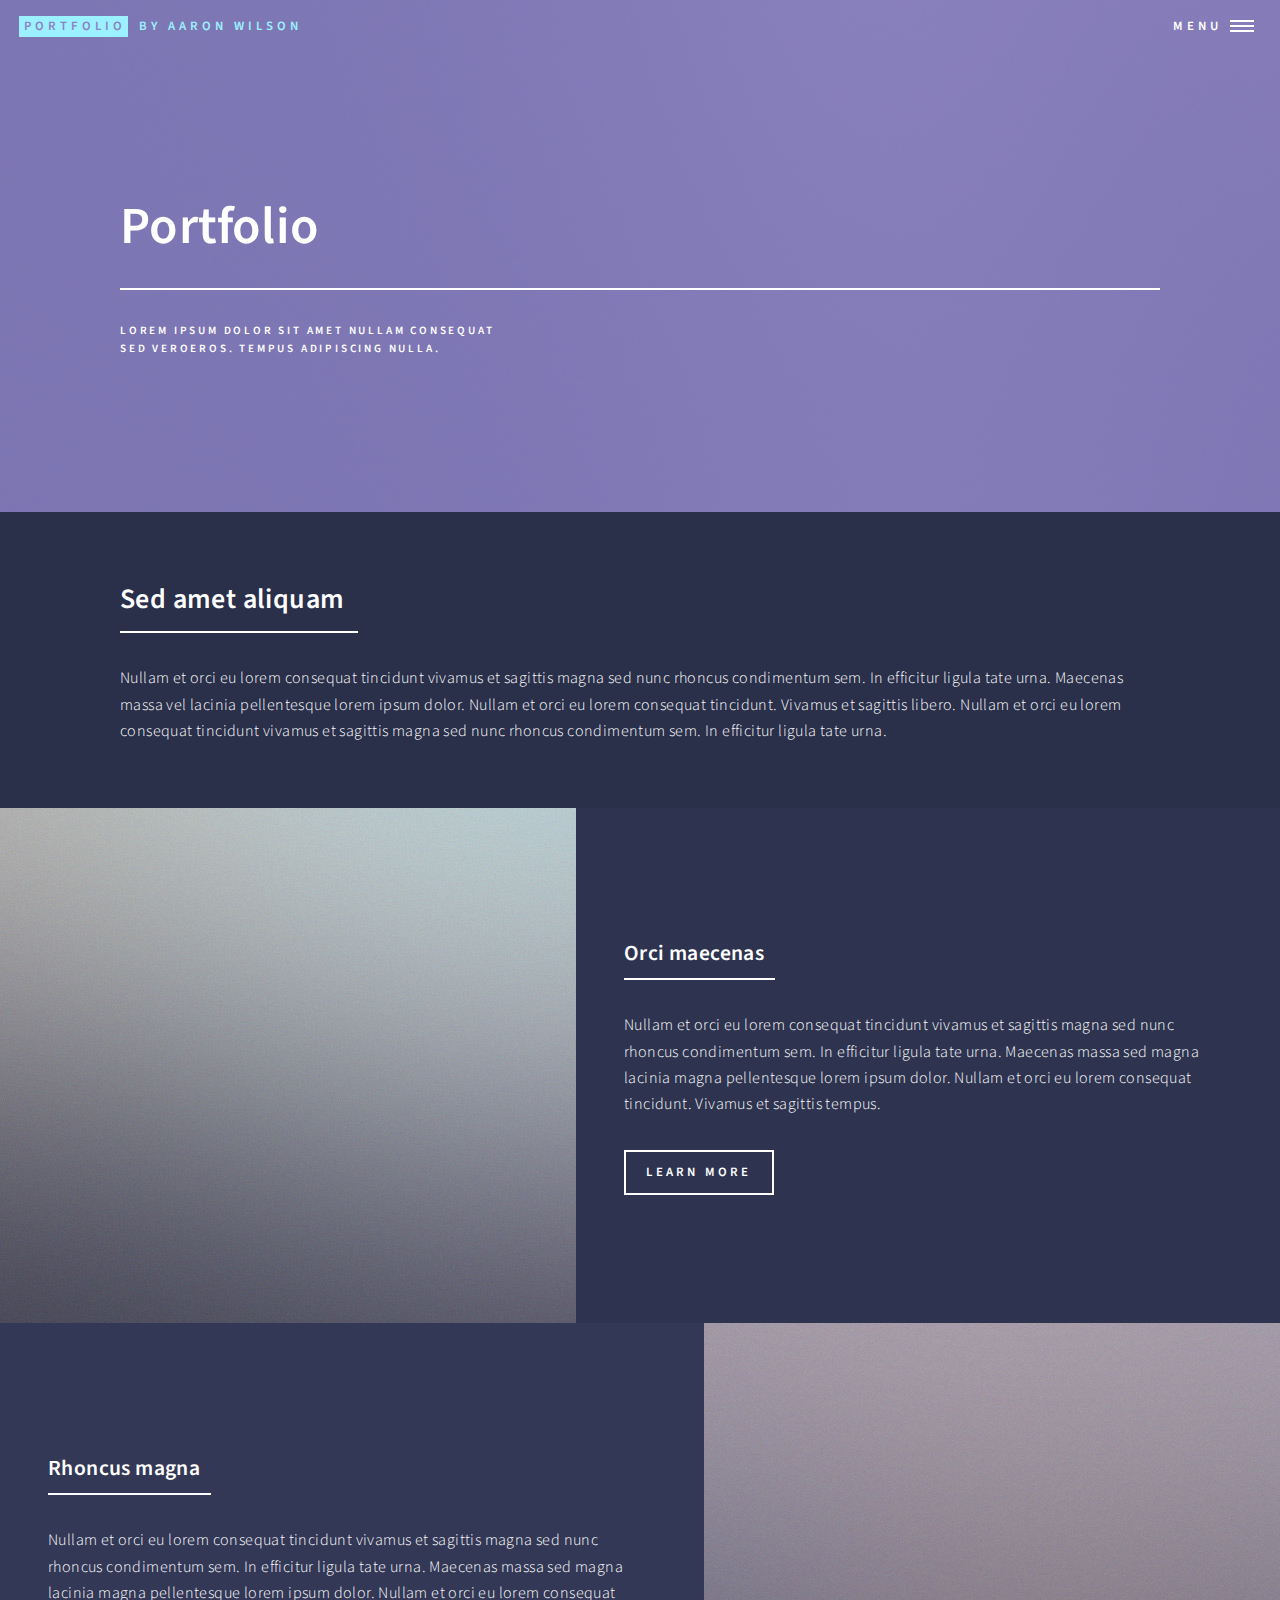
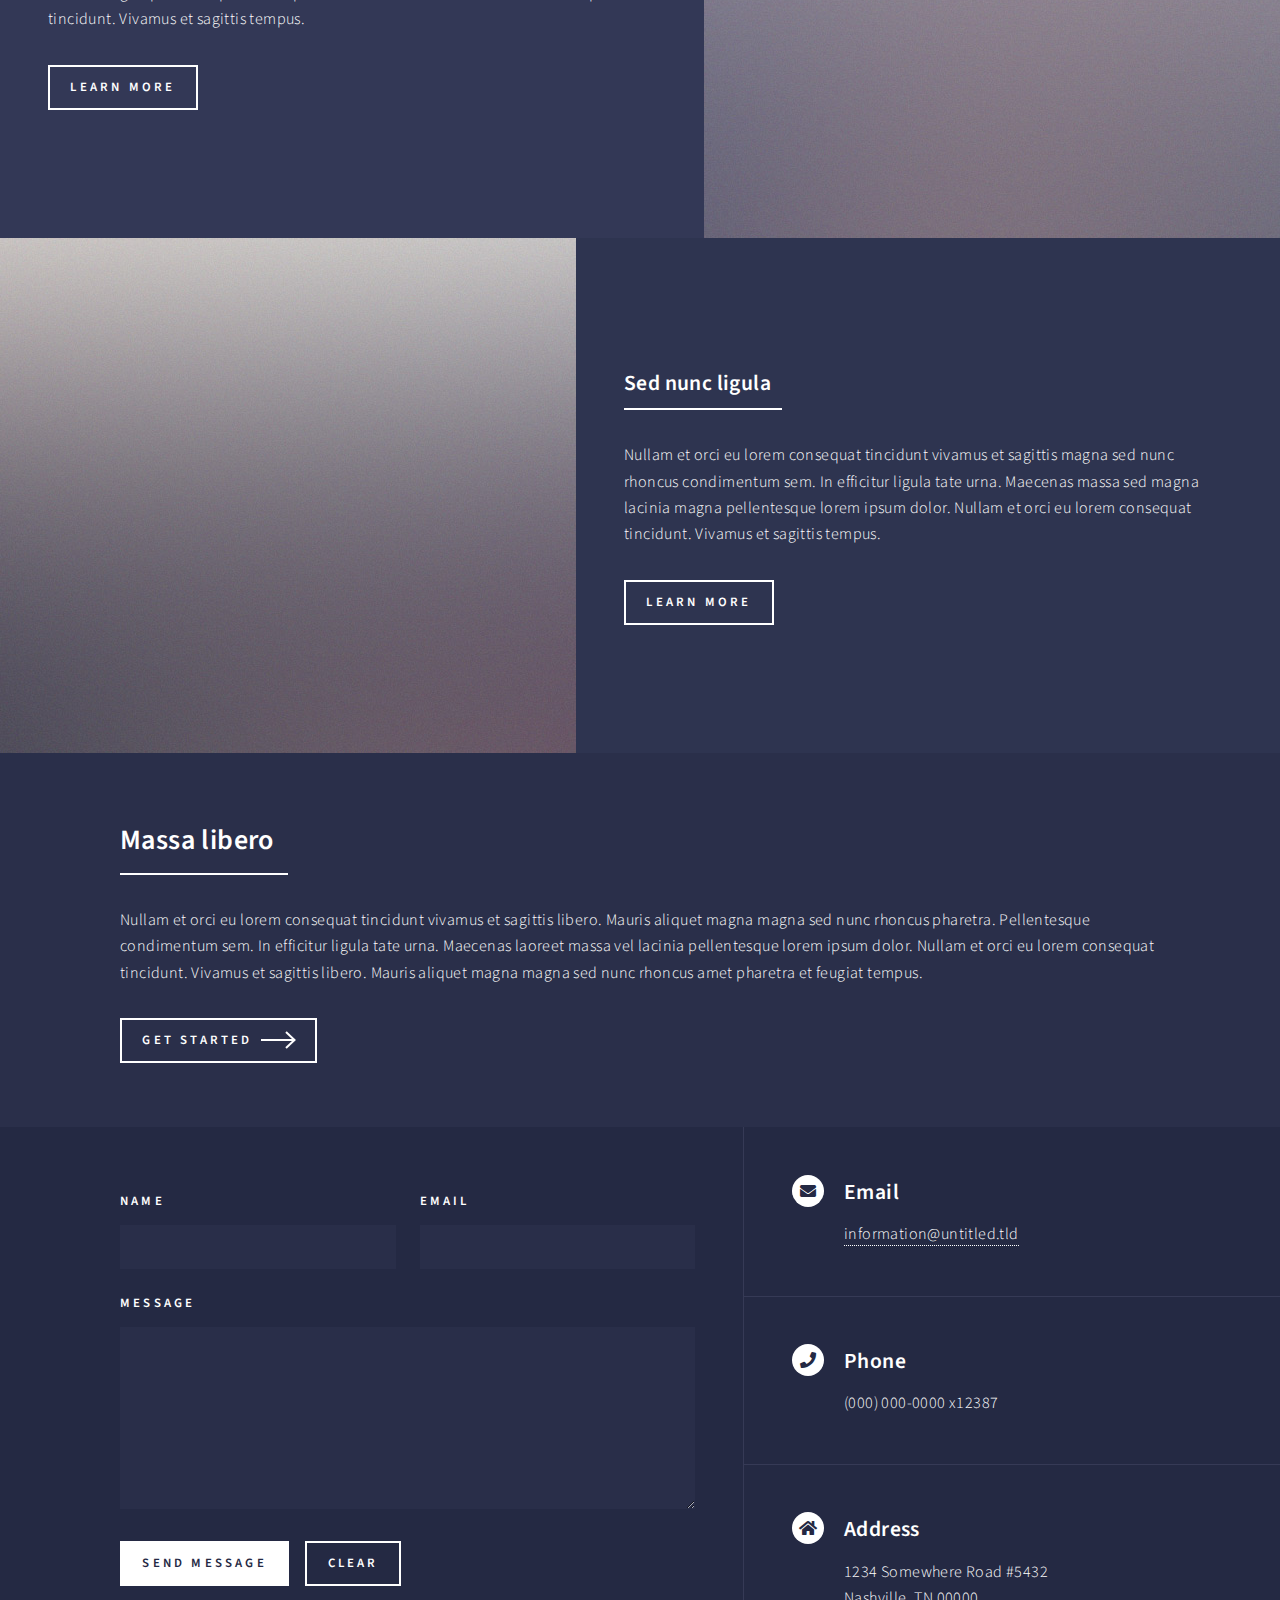
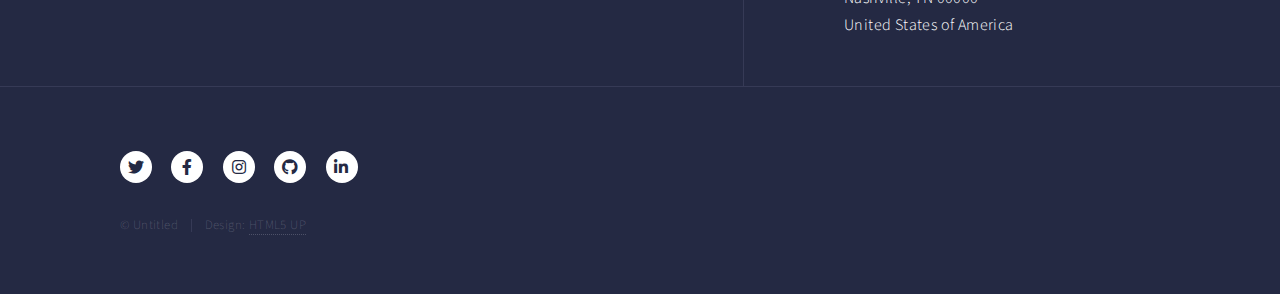
<file: portfolio/landing.html>
<!DOCTYPE HTML>
<!--
	Forty by HTML5 UP
	html5up.net | @ajlkn
	Free for personal and commercial use under the CCA 3.0 license (html5up.net/license)
-->
<html>
	<head>
		<title>Aaron Wilson - Portfolio</title>
		<meta charset="utf-8" />
		<meta name="viewport" content="width=device-width, initial-scale=1, user-scalable=no" />
		<link rel="stylesheet" href="assets/css/main.css" />
		<noscript><link rel="stylesheet" href="assets/css/noscript.css" /></noscript>
	</head>
	<body class="is-preload">

		<!-- Wrapper -->
			<div id="wrapper">

				<!-- Header -->
				<!-- Note: The "styleN" class below should match that of the banner element. -->
					<header id="header" class="alt style2">
						<a href="index.html" class="logo"><strong>Portfolio</strong> <span>by Aaron Wilson</span></a>
						<nav>
							<a href="#menu">Menu</a>
						</nav>
					</header>

				<!-- Menu -->
					<nav id="menu">
						<ul class="links">
							<li><a href="index.html">Home</a></li>
							<li><a href="landing.html">Portfolio</a></li>
							<li><a href="generic.html">Resume</a></li>
							<li><a href="elements.html">Blog</a></li>
						</ul>
					<!--	<ul class="actions stacked">
							<li><a href="#" class="button primary fit">Get Started</a></li>
							<li><a href="#" class="button fit">Log In</a></li>
						</ul>-->
					</nav>

				<!-- Banner -->
				<!-- Note: The "styleN" class below should match that of the header element. -->
					<section id="banner" class="style2">
						<div class="inner">
							<span class="image">
								<img src="images/pic07.jpg" alt="" />
							</span>
							<header class="major">
								<h1>Portfolio</h1>
							</header>
							<div class="content">
								<p>Lorem ipsum dolor sit amet nullam consequat<br />
								sed veroeros. tempus adipiscing nulla.</p>
							</div>
						</div>
					</section>

				<!-- Main -->
					<div id="main">

						<!-- One -->
							<section id="one">
								<div class="inner">
									<header class="major">
										<h2>Sed amet aliquam</h2>
									</header>
									<p>Nullam et orci eu lorem consequat tincidunt vivamus et sagittis magna sed nunc rhoncus condimentum sem. In efficitur ligula tate urna. Maecenas massa vel lacinia pellentesque lorem ipsum dolor. Nullam et orci eu lorem consequat tincidunt. Vivamus et sagittis libero. Nullam et orci eu lorem consequat tincidunt vivamus et sagittis magna sed nunc rhoncus condimentum sem. In efficitur ligula tate urna.</p>
								</div>
							</section>

						<!-- Two -->
							<section id="two" class="spotlights">
								<section>
									<a href="generic.html" class="image">
										<img src="images/pic08.jpg" alt="" data-position="center center" />
									</a>
									<div class="content">
										<div class="inner">
											<header class="major">
												<h3>Orci maecenas</h3>
											</header>
											<p>Nullam et orci eu lorem consequat tincidunt vivamus et sagittis magna sed nunc rhoncus condimentum sem. In efficitur ligula tate urna. Maecenas massa sed magna lacinia magna pellentesque lorem ipsum dolor. Nullam et orci eu lorem consequat tincidunt. Vivamus et sagittis tempus.</p>
											<ul class="actions">
												<li><a href="generic.html" class="button">Learn more</a></li>
											</ul>
										</div>
									</div>
								</section>
								<section>
									<a href="generic.html" class="image">
										<img src="images/pic09.jpg" alt="" data-position="top center" />
									</a>
									<div class="content">
										<div class="inner">
											<header class="major">
												<h3>Rhoncus magna</h3>
											</header>
											<p>Nullam et orci eu lorem consequat tincidunt vivamus et sagittis magna sed nunc rhoncus condimentum sem. In efficitur ligula tate urna. Maecenas massa sed magna lacinia magna pellentesque lorem ipsum dolor. Nullam et orci eu lorem consequat tincidunt. Vivamus et sagittis tempus.</p>
											<ul class="actions">
												<li><a href="generic.html" class="button">Learn more</a></li>
											</ul>
										</div>
									</div>
								</section>
								<section>
									<a href="generic.html" class="image">
										<img src="images/pic10.jpg" alt="" data-position="25% 25%" />
									</a>
									<div class="content">
										<div class="inner">
											<header class="major">
												<h3>Sed nunc ligula</h3>
											</header>
											<p>Nullam et orci eu lorem consequat tincidunt vivamus et sagittis magna sed nunc rhoncus condimentum sem. In efficitur ligula tate urna. Maecenas massa sed magna lacinia magna pellentesque lorem ipsum dolor. Nullam et orci eu lorem consequat tincidunt. Vivamus et sagittis tempus.</p>
											<ul class="actions">
												<li><a href="generic.html" class="button">Learn more</a></li>
											</ul>
										</div>
									</div>
								</section>
							</section>

						<!-- Three -->
							<section id="three">
								<div class="inner">
									<header class="major">
										<h2>Massa libero</h2>
									</header>
									<p>Nullam et orci eu lorem consequat tincidunt vivamus et sagittis libero. Mauris aliquet magna magna sed nunc rhoncus pharetra. Pellentesque condimentum sem. In efficitur ligula tate urna. Maecenas laoreet massa vel lacinia pellentesque lorem ipsum dolor. Nullam et orci eu lorem consequat tincidunt. Vivamus et sagittis libero. Mauris aliquet magna magna sed nunc rhoncus amet pharetra et feugiat tempus.</p>
									<ul class="actions">
										<li><a href="generic.html" class="button next">Get Started</a></li>
									</ul>
								</div>
							</section>

					</div>

				<!-- Contact -->
					<section id="contact">
						<div class="inner">
							<section>
								<form method="post" action="#">
									<div class="fields">
										<div class="field half">
											<label for="name">Name</label>
											<input type="text" name="name" id="name" />
										</div>
										<div class="field half">
											<label for="email">Email</label>
											<input type="text" name="email" id="email" />
										</div>
										<div class="field">
											<label for="message">Message</label>
											<textarea name="message" id="message" rows="6"></textarea>
										</div>
									</div>
									<ul class="actions">
										<li><input type="submit" value="Send Message" class="primary" /></li>
										<li><input type="reset" value="Clear" /></li>
									</ul>
								</form>
							</section>
							<section class="split">
								<section>
									<div class="contact-method">
										<span class="icon solid alt fa-envelope"></span>
										<h3>Email</h3>
										<a href="#">information@untitled.tld</a>
									</div>
								</section>
								<section>
									<div class="contact-method">
										<span class="icon solid alt fa-phone"></span>
										<h3>Phone</h3>
										<span>(000) 000-0000 x12387</span>
									</div>
								</section>
								<section>
									<div class="contact-method">
										<span class="icon solid alt fa-home"></span>
										<h3>Address</h3>
										<span>1234 Somewhere Road #5432<br />
										Nashville, TN 00000<br />
										United States of America</span>
									</div>
								</section>
							</section>
						</div>
					</section>

				<!-- Footer -->
					<footer id="footer">
						<div class="inner">
							<ul class="icons">
								<li><a href="#" class="icon brands alt fa-twitter"><span class="label">Twitter</span></a></li>
								<li><a href="#" class="icon brands alt fa-facebook-f"><span class="label">Facebook</span></a></li>
								<li><a href="#" class="icon brands alt fa-instagram"><span class="label">Instagram</span></a></li>
								<li><a href="#" class="icon brands alt fa-github"><span class="label">GitHub</span></a></li>
								<li><a href="#" class="icon brands alt fa-linkedin-in"><span class="label">LinkedIn</span></a></li>
							</ul>
							<ul class="copyright">
								<li>&copy; Untitled</li><li>Design: <a href="https://html5up.net">HTML5 UP</a></li>
							</ul>
						</div>
					</footer>

			</div>

		<!-- Scripts -->
			<script src="assets/js/jquery.min.js"></script>
			<script src="assets/js/jquery.scrolly.min.js"></script>
			<script src="assets/js/jquery.scrollex.min.js"></script>
			<script src="assets/js/browser.min.js"></script>
			<script src="assets/js/breakpoints.min.js"></script>
			<script src="assets/js/util.js"></script>
			<script src="assets/js/main.js"></script>

	</body>
</html>
</file>
<file: portfolio/assets/css/noscript.css>
/*
	Forty by HTML5 UP
	html5up.net | @ajlkn
	Free for personal and commercial use under the CCA 3.0 license (html5up.net/license)
*/

/* Banner */

	body.is-preload #banner:after {
		opacity: 0.85;
	}

	body.is-preload #banner > .inner {
		-moz-filter: none;
		-webkit-filter: none;
		-ms-filter: none;
		filter: none;
		-moz-transform: none;
		-webkit-transform: none;
		-ms-transform: none;
		transform: none;
		opacity: 1;
	}
</file>
<file: portfolio/assets/css/main.css>
@import url(fontawesome-all.min.css);
@import url("https://fonts.googleapis.com/css?family=Source+Sans+Pro:300,300italic,600,600italic");

/*
	Forty by HTML5 UP
	html5up.net | @ajlkn
	Free for personal and commercial use under the CCA 3.0 license (html5up.net/license)
*/

html, body, div, span, applet, object,
iframe, h1, h2, h3, h4, h5, h6, p, blockquote,
pre, a, abbr, acronym, address, big, cite,
code, del, dfn, em, img, ins, kbd, q, s, samp,
small, strike, strong, sub, sup, tt, var, b,
u, i, center, dl, dt, dd, ol, ul, li, fieldset,
form, label, legend, table, caption, tbody,
tfoot, thead, tr, th, td, article, aside,
canvas, details, embed, figure, figcaption,
footer, header, hgroup, menu, nav, output, ruby,
section, summary, time, mark, audio, video {
	margin: 0;
	padding: 0;
	border: 0;
	font-size: 100%;
	font: inherit;
	vertical-align: baseline;}

article, aside, details, figcaption, figure,
footer, header, hgroup, menu, nav, section {
	display: block;}

body {
	line-height: 1;
}

ol, ul {
	list-style: none;
}

blockquote, q {
	quotes: none;
}

	blockquote:before, blockquote:after, q:before, q:after {
		content: '';
		content: none;
	}

table {
	border-collapse: collapse;
	border-spacing: 0;
}

body {
	-webkit-text-size-adjust: none;
}

mark {
	background-color: transparent;
	color: inherit;
}

input::-moz-focus-inner {
	border: 0;
	padding: 0;
}

input, select, textarea {
	-moz-appearance: none;
	-webkit-appearance: none;
	-ms-appearance: none;
	appearance: none;
}

/* Basic */

	@-ms-viewport {
		width: device-width;
	}

	body {
		-ms-overflow-style: scrollbar;
	}

	@media screen and (max-width: 480px) {

		html, body {
			min-width: 320px;
		}

	}

	html {
		box-sizing: border-box;
	}

	*, *:before, *:after {
		box-sizing: inherit;
	}

	body {
		background: #242943;
	}

		body.is-preload *, body.is-preload *:before, body.is-preload *:after {
			-moz-animation: none !important;
			-webkit-animation: none !important;
			-ms-animation: none !important;
			animation: none !important;
			-moz-transition: none !important;
			-webkit-transition: none !important;
			-ms-transition: none !important;
			transition: none !important;
		}

/* Type */

	body, input, select, textarea {
		color: #ffffff;
		font-family: "Source Sans Pro", Helvetica, sans-serif;
		font-size: 17pt;
		font-weight: 300;
		letter-spacing: 0.025em;
		line-height: 1.65;
	}

		@media screen and (max-width: 1680px) {

			body, input, select, textarea {
				font-size: 14pt;
			}

		}

		@media screen and (max-width: 1280px) {

			body, input, select, textarea {
				font-size: 12pt;
			}

		}

		@media screen and (max-width: 360px) {

			body, input, select, textarea {
				font-size: 11pt;
			}

		}

	a {
		-moz-transition: color 0.2s ease-in-out, border-bottom-color 0.2s ease-in-out;
		-webkit-transition: color 0.2s ease-in-out, border-bottom-color 0.2s ease-in-out;
		-ms-transition: color 0.2s ease-in-out, border-bottom-color 0.2s ease-in-out;
		transition: color 0.2s ease-in-out, border-bottom-color 0.2s ease-in-out;
		border-bottom: dotted 1px;
		color: inherit;
		text-decoration: none;
	}

		a:hover {
			border-bottom-color: transparent;
			color: #9bf1ff !important;
		}

		a:active {
			color: #53e3fb !important;
		}

	strong, b {
		color: #ffffff;
		font-weight: 600;
	}

	em, i {
		font-style: italic;
	}

	p {
		margin: 0 0 2em 0;
	}

	h1, h2, h3, h4, h5, h6 {
		color: #ffffff;
		font-weight: 600;
		line-height: 1.65;
		margin: 0 0 1em 0;
	}

		h1 a, h2 a, h3 a, h4 a, h5 a, h6 a {
			color: inherit;
			border-bottom: 0;
		}

	h1 {
		font-size: 2.5em;
	}

	h2 {
		font-size: 1.75em;
	}

	h3 {
		font-size: 1.35em;
	}

	h4 {
		font-size: 1.1em;
	}

	h5 {
		font-size: 0.9em;
	}

	h6 {
		font-size: 0.7em;
	}

	@media screen and (max-width: 736px) {

		h1 {
			font-size: 2em;
		}

		h2 {
			font-size: 1.5em;
		}

		h3 {
			font-size: 1.25em;
		}

	}

	sub {
		font-size: 0.8em;
		position: relative;
		top: 0.5em;
	}

	sup {
		font-size: 0.8em;
		position: relative;
		top: -0.5em;
	}

	blockquote {
		border-left: solid 4px rgba(212, 212, 255, 0.1);
		font-style: italic;
		margin: 0 0 2em 0;
		padding: 0.5em 0 0.5em 2em;
	}

	code {
		background: rgba(212, 212, 255, 0.035);
		font-family: "Courier New", monospace;
		font-size: 0.9em;
		margin: 0 0.25em;
		padding: 0.25em 0.65em;
	}

	pre {
		-webkit-overflow-scrolling: touch;
		font-family: "Courier New", monospace;
		font-size: 0.9em;
		margin: 0 0 2em 0;
	}

		pre code {
			display: block;
			line-height: 1.75;
			padding: 1em 1.5em;
			overflow-x: auto;
		}

	hr {
		border: 0;
		border-bottom: solid 1px rgba(212, 212, 255, 0.1);
		margin: 2em 0;
	}

		hr.major {
			margin: 3em 0;
		}

	.align-left {
		text-align: left;
	}

	.align-center {
		text-align: center;
	}

	.align-right {
		text-align: right;
	}

/* Row */

	.row {
		display: flex;
		flex-wrap: wrap;
		box-sizing: border-box;
		align-items: stretch;
	}

		.row > * {
			box-sizing: border-box;
		}

		.row.gtr-uniform > * > :last-child {
			margin-bottom: 0;
		}

		.row.aln-left {
			justify-content: flex-start;
		}

		.row.aln-center {
			justify-content: center;
		}

		.row.aln-right {
			justify-content: flex-end;
		}

		.row.aln-top {
			align-items: flex-start;
		}

		.row.aln-middle {
			align-items: center;
		}

		.row.aln-bottom {
			align-items: flex-end;
		}

		.row > .imp {
			order: -1;
		}

		.row > .col-1 {
			width: 8.33333%;
		}

		.row > .off-1 {
			margin-left: 8.33333%;
		}

		.row > .col-2 {
			width: 16.66667%;
		}

		.row > .off-2 {
			margin-left: 16.66667%;
		}

		.row > .col-3 {
			width: 25%;
		}

		.row > .off-3 {
			margin-left: 25%;
		}

		.row > .col-4 {
			width: 33.33333%;
		}

		.row > .off-4 {
			margin-left: 33.33333%;
		}

		.row > .col-5 {
			width: 41.66667%;
		}

		.row > .off-5 {
			margin-left: 41.66667%;
		}

		.row > .col-6 {
			width: 50%;
		}

		.row > .off-6 {
			margin-left: 50%;
		}

		.row > .col-7 {
			width: 58.33333%;
		}

		.row > .off-7 {
			margin-left: 58.33333%;
		}

		.row > .col-8 {
			width: 66.66667%;
		}

		.row > .off-8 {
			margin-left: 66.66667%;
		}

		.row > .col-9 {
			width: 75%;
		}

		.row > .off-9 {
			margin-left: 75%;
		}

		.row > .col-10 {
			width: 83.33333%;
		}

		.row > .off-10 {
			margin-left: 83.33333%;
		}

		.row > .col-11 {
			width: 91.66667%;
		}

		.row > .off-11 {
			margin-left: 91.66667%;
		}

		.row > .col-12 {
			width: 100%;
		}

		.row > .off-12 {
			margin-left: 100%;
		}

		.row.gtr-0 {
			margin-top: 0;
			margin-left: 0em;
		}

			.row.gtr-0 > * {
				padding: 0 0 0 0em;
			}

			.row.gtr-0.gtr-uniform {
				margin-top: 0em;
			}

				.row.gtr-0.gtr-uniform > * {
					padding-top: 0em;
				}

		.row.gtr-25 {
			margin-top: 0;
			margin-left: -0.5em;
		}

			.row.gtr-25 > * {
				padding: 0 0 0 0.5em;
			}

			.row.gtr-25.gtr-uniform {
				margin-top: -0.5em;
			}

				.row.gtr-25.gtr-uniform > * {
					padding-top: 0.5em;
				}

		.row.gtr-50 {
			margin-top: 0;
			margin-left: -1em;
		}

			.row.gtr-50 > * {
				padding: 0 0 0 1em;
			}

			.row.gtr-50.gtr-uniform {
				margin-top: -1em;
			}

				.row.gtr-50.gtr-uniform > * {
					padding-top: 1em;
				}

		.row {
			margin-top: 0;
			margin-left: -2em;
		}

			.row > * {
				padding: 0 0 0 2em;
			}

			.row.gtr-uniform {
				margin-top: -2em;
			}

				.row.gtr-uniform > * {
					padding-top: 2em;
				}

		.row.gtr-150 {
			margin-top: 0;
			margin-left: -3em;
		}

			.row.gtr-150 > * {
				padding: 0 0 0 3em;
			}

			.row.gtr-150.gtr-uniform {
				margin-top: -3em;
			}

				.row.gtr-150.gtr-uniform > * {
					padding-top: 3em;
				}

		.row.gtr-200 {
			margin-top: 0;
			margin-left: -4em;
		}

			.row.gtr-200 > * {
				padding: 0 0 0 4em;
			}

			.row.gtr-200.gtr-uniform {
				margin-top: -4em;
			}

				.row.gtr-200.gtr-uniform > * {
					padding-top: 4em;
				}

		@media screen and (max-width: 1680px) {

			.row {
				display: flex;
				flex-wrap: wrap;
				box-sizing: border-box;
				align-items: stretch;
			}

				.row > * {
					box-sizing: border-box;
				}

				.row.gtr-uniform > * > :last-child {
					margin-bottom: 0;
				}

				.row.aln-left {
					justify-content: flex-start;
				}

				.row.aln-center {
					justify-content: center;
				}

				.row.aln-right {
					justify-content: flex-end;
				}

				.row.aln-top {
					align-items: flex-start;
				}

				.row.aln-middle {
					align-items: center;
				}

				.row.aln-bottom {
					align-items: flex-end;
				}

				.row > .imp-xlarge {
					order: -1;
				}

				.row > .col-1-xlarge {
					width: 8.33333%;
				}

				.row > .off-1-xlarge {
					margin-left: 8.33333%;
				}

				.row > .col-2-xlarge {
					width: 16.66667%;
				}

				.row > .off-2-xlarge {
					margin-left: 16.66667%;
				}

				.row > .col-3-xlarge {
					width: 25%;
				}

				.row > .off-3-xlarge {
					margin-left: 25%;
				}

				.row > .col-4-xlarge {
					width: 33.33333%;
				}

				.row > .off-4-xlarge {
					margin-left: 33.33333%;
				}

				.row > .col-5-xlarge {
					width: 41.66667%;
				}

				.row > .off-5-xlarge {
					margin-left: 41.66667%;
				}

				.row > .col-6-xlarge {
					width: 50%;
				}

				.row > .off-6-xlarge {
					margin-left: 50%;
				}

				.row > .col-7-xlarge {
					width: 58.33333%;
				}

				.row > .off-7-xlarge {
					margin-left: 58.33333%;
				}

				.row > .col-8-xlarge {
					width: 66.66667%;
				}

				.row > .off-8-xlarge {
					margin-left: 66.66667%;
				}

				.row > .col-9-xlarge {
					width: 75%;
				}

				.row > .off-9-xlarge {
					margin-left: 75%;
				}

				.row > .col-10-xlarge {
					width: 83.33333%;
				}

				.row > .off-10-xlarge {
					margin-left: 83.33333%;
				}

				.row > .col-11-xlarge {
					width: 91.66667%;
				}

				.row > .off-11-xlarge {
					margin-left: 91.66667%;
				}

				.row > .col-12-xlarge {
					width: 100%;
				}

				.row > .off-12-xlarge {
					margin-left: 100%;
				}

				.row.gtr-0 {
					margin-top: 0;
					margin-left: 0em;
				}

					.row.gtr-0 > * {
						padding: 0 0 0 0em;
					}

					.row.gtr-0.gtr-uniform {
						margin-top: 0em;
					}

						.row.gtr-0.gtr-uniform > * {
							padding-top: 0em;
						}

				.row.gtr-25 {
					margin-top: 0;
					margin-left: -0.5em;
				}

					.row.gtr-25 > * {
						padding: 0 0 0 0.5em;
					}

					.row.gtr-25.gtr-uniform {
						margin-top: -0.5em;
					}

						.row.gtr-25.gtr-uniform > * {
							padding-top: 0.5em;
						}

				.row.gtr-50 {
					margin-top: 0;
					margin-left: -1em;
				}

					.row.gtr-50 > * {
						padding: 0 0 0 1em;
					}

					.row.gtr-50.gtr-uniform {
						margin-top: -1em;
					}

						.row.gtr-50.gtr-uniform > * {
							padding-top: 1em;
						}

				.row {
					margin-top: 0;
					margin-left: -2em;
				}

					.row > * {
						padding: 0 0 0 2em;
					}

					.row.gtr-uniform {
						margin-top: -2em;
					}

						.row.gtr-uniform > * {
							padding-top: 2em;
						}

				.row.gtr-150 {
					margin-top: 0;
					margin-left: -3em;
				}

					.row.gtr-150 > * {
						padding: 0 0 0 3em;
					}

					.row.gtr-150.gtr-uniform {
						margin-top: -3em;
					}

						.row.gtr-150.gtr-uniform > * {
							padding-top: 3em;
						}

				.row.gtr-200 {
					margin-top: 0;
					margin-left: -4em;
				}

					.row.gtr-200 > * {
						padding: 0 0 0 4em;
					}

					.row.gtr-200.gtr-uniform {
						margin-top: -4em;
					}

						.row.gtr-200.gtr-uniform > * {
							padding-top: 4em;
						}

		}

		@media screen and (max-width: 1280px) {

			.row {
				display: flex;
				flex-wrap: wrap;
				box-sizing: border-box;
				align-items: stretch;
			}

				.row > * {
					box-sizing: border-box;
				}

				.row.gtr-uniform > * > :last-child {
					margin-bottom: 0;
				}

				.row.aln-left {
					justify-content: flex-start;
				}

				.row.aln-center {
					justify-content: center;
				}

				.row.aln-right {
					justify-content: flex-end;
				}

				.row.aln-top {
					align-items: flex-start;
				}

				.row.aln-middle {
					align-items: center;
				}

				.row.aln-bottom {
					align-items: flex-end;
				}

				.row > .imp-large {
					order: -1;
				}

				.row > .col-1-large {
					width: 8.33333%;
				}

				.row > .off-1-large {
					margin-left: 8.33333%;
				}

				.row > .col-2-large {
					width: 16.66667%;
				}

				.row > .off-2-large {
					margin-left: 16.66667%;
				}

				.row > .col-3-large {
					width: 25%;
				}

				.row > .off-3-large {
					margin-left: 25%;
				}

				.row > .col-4-large {
					width: 33.33333%;
				}

				.row > .off-4-large {
					margin-left: 33.33333%;
				}

				.row > .col-5-large {
					width: 41.66667%;
				}

				.row > .off-5-large {
					margin-left: 41.66667%;
				}

				.row > .col-6-large {
					width: 50%;
				}

				.row > .off-6-large {
					margin-left: 50%;
				}

				.row > .col-7-large {
					width: 58.33333%;
				}

				.row > .off-7-large {
					margin-left: 58.33333%;
				}

				.row > .col-8-large {
					width: 66.66667%;
				}

				.row > .off-8-large {
					margin-left: 66.66667%;
				}

				.row > .col-9-large {
					width: 75%;
				}

				.row > .off-9-large {
					margin-left: 75%;
				}

				.row > .col-10-large {
					width: 83.33333%;
				}

				.row > .off-10-large {
					margin-left: 83.33333%;
				}

				.row > .col-11-large {
					width: 91.66667%;
				}

				.row > .off-11-large {
					margin-left: 91.66667%;
				}

				.row > .col-12-large {
					width: 100%;
				}

				.row > .off-12-large {
					margin-left: 100%;
				}

				.row.gtr-0 {
					margin-top: 0;
					margin-left: 0em;
				}

					.row.gtr-0 > * {
						padding: 0 0 0 0em;
					}

					.row.gtr-0.gtr-uniform {
						margin-top: 0em;
					}

						.row.gtr-0.gtr-uniform > * {
							padding-top: 0em;
						}

				.row.gtr-25 {
					margin-top: 0;
					margin-left: -0.375em;
				}

					.row.gtr-25 > * {
						padding: 0 0 0 0.375em;
					}

					.row.gtr-25.gtr-uniform {
						margin-top: -0.375em;
					}

						.row.gtr-25.gtr-uniform > * {
							padding-top: 0.375em;
						}

				.row.gtr-50 {
					margin-top: 0;
					margin-left: -0.75em;
				}

					.row.gtr-50 > * {
						padding: 0 0 0 0.75em;
					}

					.row.gtr-50.gtr-uniform {
						margin-top: -0.75em;
					}

						.row.gtr-50.gtr-uniform > * {
							padding-top: 0.75em;
						}

				.row {
					margin-top: 0;
					margin-left: -1.5em;
				}

					.row > * {
						padding: 0 0 0 1.5em;
					}

					.row.gtr-uniform {
						margin-top: -1.5em;
					}

						.row.gtr-uniform > * {
							padding-top: 1.5em;
						}

				.row.gtr-150 {
					margin-top: 0;
					margin-left: -2.25em;
				}

					.row.gtr-150 > * {
						padding: 0 0 0 2.25em;
					}

					.row.gtr-150.gtr-uniform {
						margin-top: -2.25em;
					}

						.row.gtr-150.gtr-uniform > * {
							padding-top: 2.25em;
						}

				.row.gtr-200 {
					margin-top: 0;
					margin-left: -3em;
				}

					.row.gtr-200 > * {
						padding: 0 0 0 3em;
					}

					.row.gtr-200.gtr-uniform {
						margin-top: -3em;
					}

						.row.gtr-200.gtr-uniform > * {
							padding-top: 3em;
						}

		}

		@media screen and (max-width: 980px) {

			.row {
				display: flex;
				flex-wrap: wrap;
				box-sizing: border-box;
				align-items: stretch;
			}

				.row > * {
					box-sizing: border-box;
				}

				.row.gtr-uniform > * > :last-child {
					margin-bottom: 0;
				}

				.row.aln-left {
					justify-content: flex-start;
				}

				.row.aln-center {
					justify-content: center;
				}

				.row.aln-right {
					justify-content: flex-end;
				}

				.row.aln-top {
					align-items: flex-start;
				}

				.row.aln-middle {
					align-items: center;
				}

				.row.aln-bottom {
					align-items: flex-end;
				}

				.row > .imp-medium {
					order: -1;
				}

				.row > .col-1-medium {
					width: 8.33333%;
				}

				.row > .off-1-medium {
					margin-left: 8.33333%;
				}

				.row > .col-2-medium {
					width: 16.66667%;
				}

				.row > .off-2-medium {
					margin-left: 16.66667%;
				}

				.row > .col-3-medium {
					width: 25%;
				}

				.row > .off-3-medium {
					margin-left: 25%;
				}

				.row > .col-4-medium {
					width: 33.33333%;
				}

				.row > .off-4-medium {
					margin-left: 33.33333%;
				}

				.row > .col-5-medium {
					width: 41.66667%;
				}

				.row > .off-5-medium {
					margin-left: 41.66667%;
				}

				.row > .col-6-medium {
					width: 50%;
				}

				.row > .off-6-medium {
					margin-left: 50%;
				}

				.row > .col-7-medium {
					width: 58.33333%;
				}

				.row > .off-7-medium {
					margin-left: 58.33333%;
				}

				.row > .col-8-medium {
					width: 66.66667%;
				}

				.row > .off-8-medium {
					margin-left: 66.66667%;
				}

				.row > .col-9-medium {
					width: 75%;
				}

				.row > .off-9-medium {
					margin-left: 75%;
				}

				.row > .col-10-medium {
					width: 83.33333%;
				}

				.row > .off-10-medium {
					margin-left: 83.33333%;
				}

				.row > .col-11-medium {
					width: 91.66667%;
				}

				.row > .off-11-medium {
					margin-left: 91.66667%;
				}

				.row > .col-12-medium {
					width: 100%;
				}

				.row > .off-12-medium {
					margin-left: 100%;
				}

				.row.gtr-0 {
					margin-top: 0;
					margin-left: 0em;
				}

					.row.gtr-0 > * {
						padding: 0 0 0 0em;
					}

					.row.gtr-0.gtr-uniform {
						margin-top: 0em;
					}

						.row.gtr-0.gtr-uniform > * {
							padding-top: 0em;
						}

				.row.gtr-25 {
					margin-top: 0;
					margin-left: -0.375em;
				}

					.row.gtr-25 > * {
						padding: 0 0 0 0.375em;
					}

					.row.gtr-25.gtr-uniform {
						margin-top: -0.375em;
					}

						.row.gtr-25.gtr-uniform > * {
							padding-top: 0.375em;
						}

				.row.gtr-50 {
					margin-top: 0;
					margin-left: -0.75em;
				}

					.row.gtr-50 > * {
						padding: 0 0 0 0.75em;
					}

					.row.gtr-50.gtr-uniform {
						margin-top: -0.75em;
					}

						.row.gtr-50.gtr-uniform > * {
							padding-top: 0.75em;
						}

				.row {
					margin-top: 0;
					margin-left: -1.5em;
				}

					.row > * {
						padding: 0 0 0 1.5em;
					}

					.row.gtr-uniform {
						margin-top: -1.5em;
					}

						.row.gtr-uniform > * {
							padding-top: 1.5em;
						}

				.row.gtr-150 {
					margin-top: 0;
					margin-left: -2.25em;
				}

					.row.gtr-150 > * {
						padding: 0 0 0 2.25em;
					}

					.row.gtr-150.gtr-uniform {
						margin-top: -2.25em;
					}

						.row.gtr-150.gtr-uniform > * {
							padding-top: 2.25em;
						}

				.row.gtr-200 {
					margin-top: 0;
					margin-left: -3em;
				}

					.row.gtr-200 > * {
						padding: 0 0 0 3em;
					}

					.row.gtr-200.gtr-uniform {
						margin-top: -3em;
					}

						.row.gtr-200.gtr-uniform > * {
							padding-top: 3em;
						}

		}

		@media screen and (max-width: 736px) {

			.row {
				display: flex;
				flex-wrap: wrap;
				box-sizing: border-box;
				align-items: stretch;
			}

				.row > * {
					box-sizing: border-box;
				}

				.row.gtr-uniform > * > :last-child {
					margin-bottom: 0;
				}

				.row.aln-left {
					justify-content: flex-start;
				}

				.row.aln-center {
					justify-content: center;
				}

				.row.aln-right {
					justify-content: flex-end;
				}

				.row.aln-top {
					align-items: flex-start;
				}

				.row.aln-middle {
					align-items: center;
				}

				.row.aln-bottom {
					align-items: flex-end;
				}

				.row > .imp-small {
					order: -1;
				}

				.row > .col-1-small {
					width: 8.33333%;
				}

				.row > .off-1-small {
					margin-left: 8.33333%;
				}

				.row > .col-2-small {
					width: 16.66667%;
				}

				.row > .off-2-small {
					margin-left: 16.66667%;
				}

				.row > .col-3-small {
					width: 25%;
				}

				.row > .off-3-small {
					margin-left: 25%;
				}

				.row > .col-4-small {
					width: 33.33333%;
				}

				.row > .off-4-small {
					margin-left: 33.33333%;
				}

				.row > .col-5-small {
					width: 41.66667%;
				}

				.row > .off-5-small {
					margin-left: 41.66667%;
				}

				.row > .col-6-small {
					width: 50%;
				}

				.row > .off-6-small {
					margin-left: 50%;
				}

				.row > .col-7-small {
					width: 58.33333%;
				}

				.row > .off-7-small {
					margin-left: 58.33333%;
				}

				.row > .col-8-small {
					width: 66.66667%;
				}

				.row > .off-8-small {
					margin-left: 66.66667%;
				}

				.row > .col-9-small {
					width: 75%;
				}

				.row > .off-9-small {
					margin-left: 75%;
				}

				.row > .col-10-small {
					width: 83.33333%;
				}

				.row > .off-10-small {
					margin-left: 83.33333%;
				}

				.row > .col-11-small {
					width: 91.66667%;
				}

				.row > .off-11-small {
					margin-left: 91.66667%;
				}

				.row > .col-12-small {
					width: 100%;
				}

				.row > .off-12-small {
					margin-left: 100%;
				}

				.row.gtr-0 {
					margin-top: 0;
					margin-left: 0em;
				}

					.row.gtr-0 > * {
						padding: 0 0 0 0em;
					}

					.row.gtr-0.gtr-uniform {
						margin-top: 0em;
					}

						.row.gtr-0.gtr-uniform > * {
							padding-top: 0em;
						}

				.row.gtr-25 {
					margin-top: 0;
					margin-left: -0.3125em;
				}

					.row.gtr-25 > * {
						padding: 0 0 0 0.3125em;
					}

					.row.gtr-25.gtr-uniform {
						margin-top: -0.3125em;
					}

						.row.gtr-25.gtr-uniform > * {
							padding-top: 0.3125em;
						}

				.row.gtr-50 {
					margin-top: 0;
					margin-left: -0.625em;
				}

					.row.gtr-50 > * {
						padding: 0 0 0 0.625em;
					}

					.row.gtr-50.gtr-uniform {
						margin-top: -0.625em;
					}

						.row.gtr-50.gtr-uniform > * {
							padding-top: 0.625em;
						}

				.row {
					margin-top: 0;
					margin-left: -1.25em;
				}

					.row > * {
						padding: 0 0 0 1.25em;
					}

					.row.gtr-uniform {
						margin-top: -1.25em;
					}

						.row.gtr-uniform > * {
							padding-top: 1.25em;
						}

				.row.gtr-150 {
					margin-top: 0;
					margin-left: -1.875em;
				}

					.row.gtr-150 > * {
						padding: 0 0 0 1.875em;
					}

					.row.gtr-150.gtr-uniform {
						margin-top: -1.875em;
					}

						.row.gtr-150.gtr-uniform > * {
							padding-top: 1.875em;
						}

				.row.gtr-200 {
					margin-top: 0;
					margin-left: -2.5em;
				}

					.row.gtr-200 > * {
						padding: 0 0 0 2.5em;
					}

					.row.gtr-200.gtr-uniform {
						margin-top: -2.5em;
					}

						.row.gtr-200.gtr-uniform > * {
							padding-top: 2.5em;
						}

		}

		@media screen and (max-width: 480px) {

			.row {
				display: flex;
				flex-wrap: wrap;
				box-sizing: border-box;
				align-items: stretch;
			}

				.row > * {
					box-sizing: border-box;
				}

				.row.gtr-uniform > * > :last-child {
					margin-bottom: 0;
				}

				.row.aln-left {
					justify-content: flex-start;
				}

				.row.aln-center {
					justify-content: center;
				}

				.row.aln-right {
					justify-content: flex-end;
				}

				.row.aln-top {
					align-items: flex-start;
				}

				.row.aln-middle {
					align-items: center;
				}

				.row.aln-bottom {
					align-items: flex-end;
				}

				.row > .imp-xsmall {
					order: -1;
				}

				.row > .col-1-xsmall {
					width: 8.33333%;
				}

				.row > .off-1-xsmall {
					margin-left: 8.33333%;
				}

				.row > .col-2-xsmall {
					width: 16.66667%;
				}

				.row > .off-2-xsmall {
					margin-left: 16.66667%;
				}

				.row > .col-3-xsmall {
					width: 25%;
				}

				.row > .off-3-xsmall {
					margin-left: 25%;
				}

				.row > .col-4-xsmall {
					width: 33.33333%;
				}

				.row > .off-4-xsmall {
					margin-left: 33.33333%;
				}

				.row > .col-5-xsmall {
					width: 41.66667%;
				}

				.row > .off-5-xsmall {
					margin-left: 41.66667%;
				}

				.row > .col-6-xsmall {
					width: 50%;
				}

				.row > .off-6-xsmall {
					margin-left: 50%;
				}

				.row > .col-7-xsmall {
					width: 58.33333%;
				}

				.row > .off-7-xsmall {
					margin-left: 58.33333%;
				}

				.row > .col-8-xsmall {
					width: 66.66667%;
				}

				.row > .off-8-xsmall {
					margin-left: 66.66667%;
				}

				.row > .col-9-xsmall {
					width: 75%;
				}

				.row > .off-9-xsmall {
					margin-left: 75%;
				}

				.row > .col-10-xsmall {
					width: 83.33333%;
				}

				.row > .off-10-xsmall {
					margin-left: 83.33333%;
				}

				.row > .col-11-xsmall {
					width: 91.66667%;
				}

				.row > .off-11-xsmall {
					margin-left: 91.66667%;
				}

				.row > .col-12-xsmall {
					width: 100%;
				}

				.row > .off-12-xsmall {
					margin-left: 100%;
				}

				.row.gtr-0 {
					margin-top: 0;
					margin-left: 0em;
				}

					.row.gtr-0 > * {
						padding: 0 0 0 0em;
					}

					.row.gtr-0.gtr-uniform {
						margin-top: 0em;
					}

						.row.gtr-0.gtr-uniform > * {
							padding-top: 0em;
						}

				.row.gtr-25 {
					margin-top: 0;
					margin-left: -0.3125em;
				}

					.row.gtr-25 > * {
						padding: 0 0 0 0.3125em;
					}

					.row.gtr-25.gtr-uniform {
						margin-top: -0.3125em;
					}

						.row.gtr-25.gtr-uniform > * {
							padding-top: 0.3125em;
						}

				.row.gtr-50 {
					margin-top: 0;
					margin-left: -0.625em;
				}

					.row.gtr-50 > * {
						padding: 0 0 0 0.625em;
					}

					.row.gtr-50.gtr-uniform {
						margin-top: -0.625em;
					}

						.row.gtr-50.gtr-uniform > * {
							padding-top: 0.625em;
						}

				.row {
					margin-top: 0;
					margin-left: -1.25em;
				}

					.row > * {
						padding: 0 0 0 1.25em;
					}

					.row.gtr-uniform {
						margin-top: -1.25em;
					}

						.row.gtr-uniform > * {
							padding-top: 1.25em;
						}

				.row.gtr-150 {
					margin-top: 0;
					margin-left: -1.875em;
				}

					.row.gtr-150 > * {
						padding: 0 0 0 1.875em;
					}

					.row.gtr-150.gtr-uniform {
						margin-top: -1.875em;
					}

						.row.gtr-150.gtr-uniform > * {
							padding-top: 1.875em;
						}

				.row.gtr-200 {
					margin-top: 0;
					margin-left: -2.5em;
				}

					.row.gtr-200 > * {
						padding: 0 0 0 2.5em;
					}

					.row.gtr-200.gtr-uniform {
						margin-top: -2.5em;
					}

						.row.gtr-200.gtr-uniform > * {
							padding-top: 2.5em;
						}

		}

/* Section/Article */

	section.special, article.special {
		text-align: center;
	}

	header.major {
		width: -moz-max-content;
		width: -webkit-max-content;
		width: -ms-max-content;
		width: max-content;
		margin-bottom: 2em;
	}

		header.major > :first-child {
			margin-bottom: 0;
			width: calc(100% + 0.5em);
		}

			header.major > :first-child:after {
				content: '';
				background-color: #ffffff;
				display: block;
				height: 2px;
				margin: 0.325em 0 0.5em 0;
				width: 100%;
			}

		header.major > p {
			font-size: 0.7em;
			font-weight: 600;
			letter-spacing: 0.25em;
			margin-bottom: 0;
			text-transform: uppercase;
		}

		body.is-ie header.major > :first-child:after {
			max-width: 9em;
		}

		body.is-ie header.major > h1:after {
			max-width: 100% !important;
		}

	@media screen and (max-width: 736px) {

		header.major > p br {
			display: none;
		}

	}

/* Form */

	form {
		margin: 0 0 2em 0;
	}

		form > :last-child {
			margin-bottom: 0;
		}

		form > .fields {
			display: -moz-flex;
			display: -webkit-flex;
			display: -ms-flex;
			display: flex;
			-moz-flex-wrap: wrap;
			-webkit-flex-wrap: wrap;
			-ms-flex-wrap: wrap;
			flex-wrap: wrap;
			width: calc(100% + 3em);
			margin: -1.5em 0 2em -1.5em;
		}

			form > .fields > .field {
				-moz-flex-grow: 0;
				-webkit-flex-grow: 0;
				-ms-flex-grow: 0;
				flex-grow: 0;
				-moz-flex-shrink: 0;
				-webkit-flex-shrink: 0;
				-ms-flex-shrink: 0;
				flex-shrink: 0;
				padding: 1.5em 0 0 1.5em;
				width: calc(100% - 1.5em);
			}

				form > .fields > .field.half {
					width: calc(50% - 0.75em);
				}

				form > .fields > .field.third {
					width: calc(100%/3 - 0.5em);
				}

				form > .fields > .field.quarter {
					width: calc(25% - 0.375em);
				}

		@media screen and (max-width: 480px) {

			form > .fields {
				width: calc(100% + 3em);
				margin: -1.5em 0 2em -1.5em;
			}

				form > .fields > .field {
					padding: 1.5em 0 0 1.5em;
					width: calc(100% - 1.5em);
				}

					form > .fields > .field.half {
						width: calc(100% - 1.5em);
					}

					form > .fields > .field.third {
						width: calc(100% - 1.5em);
					}

					form > .fields > .field.quarter {
						width: calc(100% - 1.5em);
					}

		}

	label {
		color: #ffffff;
		display: block;
		font-size: 0.8em;
		font-weight: 600;
		letter-spacing: 0.25em;
		margin: 0 0 1em 0;
		text-transform: uppercase;
	}

	input[type="text"],
	input[type="password"],
	input[type="email"],
	input[type="tel"],
	input[type="search"],
	input[type="url"],
	select,
	textarea {
		-moz-appearance: none;
		-webkit-appearance: none;
		-ms-appearance: none;
		appearance: none;
		background: rgba(212, 212, 255, 0.035);
		border: none;
		border-radius: 0;
		color: inherit;
		display: block;
		outline: 0;
		padding: 0 1em;
		text-decoration: none;
		width: 100%;
	}

		input[type="text"]:invalid,
		input[type="password"]:invalid,
		input[type="email"]:invalid,
		input[type="tel"]:invalid,
		input[type="search"]:invalid,
		input[type="url"]:invalid,
		select:invalid,
		textarea:invalid {
			box-shadow: none;
		}

		input[type="text"]:focus,
		input[type="password"]:focus,
		input[type="email"]:focus,
		input[type="tel"]:focus,
		input[type="search"]:focus,
		input[type="url"]:focus,
		select:focus,
		textarea:focus {
			border-color: #9bf1ff;
			box-shadow: 0 0 0 2px #9bf1ff;
		}

	select {
		background-image: url("data:image/svg+xml;charset=utf8,%3Csvg xmlns='http://www.w3.org/2000/svg' width='40' height='40' preserveAspectRatio='none' viewBox='0 0 40 40'%3E%3Cpath d='M9.4,12.3l10.4,10.4l10.4-10.4c0.2-0.2,0.5-0.4,0.9-0.4c0.3,0,0.6,0.1,0.9,0.4l3.3,3.3c0.2,0.2,0.4,0.5,0.4,0.9 c0,0.4-0.1,0.6-0.4,0.9L20.7,31.9c-0.2,0.2-0.5,0.4-0.9,0.4c-0.3,0-0.6-0.1-0.9-0.4L4.3,17.3c-0.2-0.2-0.4-0.5-0.4-0.9 c0-0.4,0.1-0.6,0.4-0.9l3.3-3.3c0.2-0.2,0.5-0.4,0.9-0.4S9.1,12.1,9.4,12.3z' fill='rgba(212, 212, 255, 0.1)' /%3E%3C/svg%3E");
		background-size: 1.25rem;
		background-repeat: no-repeat;
		background-position: calc(100% - 1rem) center;
		height: 2.75em;
		padding-right: 2.75em;
		text-overflow: ellipsis;
	}

		select option {
			color: #ffffff;
			background: #242943;
		}

		select:focus::-ms-value {
			background-color: transparent;
		}

		select::-ms-expand {
			display: none;
		}

	input[type="text"],
	input[type="password"],
	input[type="email"],
	input[type="tel"],
	input[type="search"],
	input[type="url"],
	select {
		height: 2.75em;
	}

	textarea {
		padding: 0.75em 1em;
	}

	input[type="checkbox"],
	input[type="radio"] {
		-moz-appearance: none;
		-webkit-appearance: none;
		-ms-appearance: none;
		appearance: none;
		display: block;
		float: left;
		margin-right: -2em;
		opacity: 0;
		width: 1em;
		z-index: -1;
	}

		input[type="checkbox"] + label,
		input[type="radio"] + label {
			text-decoration: none;
			color: #ffffff;
			cursor: pointer;
			display: inline-block;
			font-weight: 300;
			padding-left: 2.65em;
			padding-right: 0.75em;
			position: relative;
		}

			input[type="checkbox"] + label:before,
			input[type="radio"] + label:before {
				-moz-osx-font-smoothing: grayscale;
				-webkit-font-smoothing: antialiased;
				display: inline-block;
				font-style: normal;
				font-variant: normal;
				text-rendering: auto;
				line-height: 1;
				text-transform: none !important;
				font-family: 'Font Awesome 5 Free';
				font-weight: 900;
			}

			input[type="checkbox"] + label:before,
			input[type="radio"] + label:before {
				background: rgba(212, 212, 255, 0.035);
				content: '';
				display: inline-block;
				font-size: 0.8em;
				height: 2.0625em;
				left: 0;
				letter-spacing: 0;
				line-height: 2.0625em;
				position: absolute;
				text-align: center;
				top: 0;
				width: 2.0625em;
			}

		input[type="checkbox"]:checked + label:before,
		input[type="radio"]:checked + label:before {
			background: #ffffff;
			border-color: #9bf1ff;
			content: '\f00c';
			color: #242943;
		}

		input[type="checkbox"]:focus + label:before,
		input[type="radio"]:focus + label:before {
			box-shadow: 0 0 0 2px #9bf1ff;
		}

	input[type="radio"] + label:before {
		border-radius: 100%;
	}

	::-webkit-input-placeholder {
		color: rgba(244, 244, 255, 0.2) !important;
		opacity: 1.0;
	}

	:-moz-placeholder {
		color: rgba(244, 244, 255, 0.2) !important;
		opacity: 1.0;
	}

	::-moz-placeholder {
		color: rgba(244, 244, 255, 0.2) !important;
		opacity: 1.0;
	}

	:-ms-input-placeholder {
		color: rgba(244, 244, 255, 0.2) !important;
		opacity: 1.0;
	}

/* Box */

	.box {
		border: solid 1px rgba(212, 212, 255, 0.1);
		margin-bottom: 2em;
		padding: 1.5em;
	}

		.box > :last-child,
		.box > :last-child > :last-child,
		.box > :last-child > :last-child > :last-child {
			margin-bottom: 0;
		}

		.box.alt {
			border: 0;
			border-radius: 0;
			padding: 0;
		}

/* Icon */

	.icon {
		text-decoration: none;
		border-bottom: none;
		position: relative;
	}

		.icon:before {
			-moz-osx-font-smoothing: grayscale;
			-webkit-font-smoothing: antialiased;
			display: inline-block;
			font-style: normal;
			font-variant: normal;
			text-rendering: auto;
			line-height: 1;
			text-transform: none !important;
			font-family: 'Font Awesome 5 Free';
			font-weight: 400;
		}

		.icon > .label {
			display: none;
		}

		.icon:before {
			line-height: inherit;
		}

		.icon.solid:before {
			font-weight: 900;
		}

		.icon.brands:before {
			font-family: 'Font Awesome 5 Brands';
		}

		.icon.alt:before {
			background-color: #ffffff;
			border-radius: 100%;
			color: #242943;
			display: inline-block;
			height: 2em;
			line-height: 2em;
			text-align: center;
			width: 2em;
		}

	a.icon.alt:before {
		-moz-transition: background-color 0.2s ease-in-out;
		-webkit-transition: background-color 0.2s ease-in-out;
		-ms-transition: background-color 0.2s ease-in-out;
		transition: background-color 0.2s ease-in-out;
	}

	a.icon.alt:hover:before {
		background-color: #6fc3df;
	}

	a.icon.alt:active:before {
		background-color: #37a6cb;
	}

/* Image */

	.image {
		border: 0;
		display: inline-block;
		position: relative;
	}

		.image img {
			display: block;
		}

		.image.left, .image.right {
			max-width: 30%;
		}

			.image.left img, .image.right img {
				width: 100%;
			}

		.image.left {
			float: left;
			margin: 0 1.5em 1.25em 0;
			top: 0.25em;
		}

		.image.right {
			float: right;
			margin: 0 0 1.25em 1.5em;
			top: 0.25em;
		}

		.image.fit {
			display: block;
			margin: 0 0 2em 0;
			width: 100%;
		}

			.image.fit img {
				width: 100%;
			}

		.image.main {
			display: block;
			margin: 2.5em 0;
			width: 100%;
		}

			.image.main img {
				width: 100%;
			}

			@media screen and (max-width: 736px) {

				.image.main {
					margin: 1.5em 0;
				}

			}

/* List */

	ol {
		list-style: decimal;
		margin: 0 0 2em 0;
		padding-left: 1.25em;
	}

		ol li {
			padding-left: 0.25em;
		}

	ul {
		list-style: disc;
		margin: 0 0 2em 0;
		padding-left: 1em;
	}

		ul li {
			padding-left: 0.5em;
		}

		ul.alt {
			list-style: none;
			padding-left: 0;
		}

			ul.alt li {
				border-top: solid 1px rgba(212, 212, 255, 0.1);
				padding: 0.5em 0;
			}

				ul.alt li:first-child {
					border-top: 0;
					padding-top: 0;
				}

	dl {
		margin: 0 0 2em 0;
	}

		dl dt {
			display: block;
			font-weight: 600;
			margin: 0 0 1em 0;
		}

		dl dd {
			margin-left: 2em;
		}

/* Actions */

	ul.actions {
		display: -moz-flex;
		display: -webkit-flex;
		display: -ms-flex;
		display: flex;
		cursor: default;
		list-style: none;
		margin-left: -1em;
		padding-left: 0;
	}

		ul.actions li {
			padding: 0 0 0 1em;
			vertical-align: middle;
		}

		ul.actions.special {
			-moz-justify-content: center;
			-webkit-justify-content: center;
			-ms-justify-content: center;
			justify-content: center;
			width: 100%;
			margin-left: 0;
		}

			ul.actions.special li:first-child {
				padding-left: 0;
			}

		ul.actions.stacked {
			-moz-flex-direction: column;
			-webkit-flex-direction: column;
			-ms-flex-direction: column;
			flex-direction: column;
			margin-left: 0;
		}

			ul.actions.stacked li {
				padding: 1.3em 0 0 0;
			}

				ul.actions.stacked li:first-child {
					padding-top: 0;
				}

		ul.actions.fit {
			width: calc(100% + 1em);
		}

			ul.actions.fit li {
				-moz-flex-grow: 1;
				-webkit-flex-grow: 1;
				-ms-flex-grow: 1;
				flex-grow: 1;
				-moz-flex-shrink: 1;
				-webkit-flex-shrink: 1;
				-ms-flex-shrink: 1;
				flex-shrink: 1;
				width: 100%;
			}

				ul.actions.fit li > * {
					width: 100%;
				}

			ul.actions.fit.stacked {
				width: 100%;
			}

/* Icons */

	ul.icons {
		cursor: default;
		list-style: none;
		padding-left: 0;
	}

		ul.icons li {
			display: inline-block;
			padding: 0 1em 0 0;
		}

			ul.icons li:last-child {
				padding-right: 0;
			}

		@media screen and (max-width: 736px) {

			ul.icons li {
				padding: 0 0.75em 0 0;
			}

		}

/* Pagination */

	ul.pagination {
		cursor: default;
		list-style: none;
		padding-left: 0;
	}

		ul.pagination li {
			display: inline-block;
			padding-left: 0;
			vertical-align: middle;
		}

			ul.pagination li > .page {
				-moz-transition: background-color 0.2s ease-in-out, color 0.2s ease-in-out;
				-webkit-transition: background-color 0.2s ease-in-out, color 0.2s ease-in-out;
				-ms-transition: background-color 0.2s ease-in-out, color 0.2s ease-in-out;
				transition: background-color 0.2s ease-in-out, color 0.2s ease-in-out;
				border-bottom: 0;
				display: inline-block;
				font-size: 0.8em;
				font-weight: 600;
				height: 1.5em;
				line-height: 1.5em;
				margin: 0 0.125em;
				min-width: 1.5em;
				padding: 0 0.5em;
				text-align: center;
			}

				ul.pagination li > .page.active {
					background-color: #ffffff;
					color: #242943;
				}

					ul.pagination li > .page.active:hover {
						background-color: #9bf1ff;
						color: #242943 !important;
					}

					ul.pagination li > .page.active:active {
						background-color: #53e3fb;
					}

			ul.pagination li:first-child {
				padding-right: 0.75em;
			}

			ul.pagination li:last-child {
				padding-left: 0.75em;
			}

		@media screen and (max-width: 480px) {

			ul.pagination li:nth-child(n+2):nth-last-child(n+2) {
				display: none;
			}

			ul.pagination li:first-child {
				padding-right: 0;
			}

		}

/* Table */

	.table-wrapper {
		-webkit-overflow-scrolling: touch;
		overflow-x: auto;
	}

	table {
		margin: 0 0 2em 0;
		width: 100%;
	}

		table tbody tr {
			border: solid 1px rgba(212, 212, 255, 0.1);
			border-left: 0;
			border-right: 0;
		}

			table tbody tr:nth-child(2n + 1) {
				background-color: rgba(212, 212, 255, 0.035);
			}

		table td {
			padding: 0.75em 0.75em;
		}

		table th {
			color: #ffffff;
			font-size: 0.9em;
			font-weight: 600;
			padding: 0 0.75em 0.75em 0.75em;
			text-align: left;
		}

		table thead {
			border-bottom: solid 2px rgba(212, 212, 255, 0.1);
		}

		table tfoot {
			border-top: solid 2px rgba(212, 212, 255, 0.1);
		}

		table.alt {
			border-collapse: separate;
		}

			table.alt tbody tr td {
				border: solid 1px rgba(212, 212, 255, 0.1);
				border-left-width: 0;
				border-top-width: 0;
			}

				table.alt tbody tr td:first-child {
					border-left-width: 1px;
				}

			table.alt tbody tr:first-child td {
				border-top-width: 1px;
			}

			table.alt thead {
				border-bottom: 0;
			}

			table.alt tfoot {
				border-top: 0;
			}

/* Button */

	input[type="submit"],
	input[type="reset"],
	input[type="button"],
	button,
	.button {
		-moz-appearance: none;
		-webkit-appearance: none;
		-ms-appearance: none;
		appearance: none;
		-moz-transition: background-color 0.2s ease-in-out, box-shadow 0.2s ease-in-out, color 0.2s ease-in-out;
		-webkit-transition: background-color 0.2s ease-in-out, box-shadow 0.2s ease-in-out, color 0.2s ease-in-out;
		-ms-transition: background-color 0.2s ease-in-out, box-shadow 0.2s ease-in-out, color 0.2s ease-in-out;
		transition: background-color 0.2s ease-in-out, box-shadow 0.2s ease-in-out, color 0.2s ease-in-out;
		background-color: transparent;
		border: 0;
		border-radius: 0;
		box-shadow: inset 0 0 0 2px #ffffff;
		color: #ffffff;
		cursor: pointer;
		display: inline-block;
		font-size: 0.8em;
		font-weight: 600;
		height: 3.5em;
		letter-spacing: 0.25em;
		line-height: 3.5em;
		padding: 0 1.75em;
		text-align: center;
		text-decoration: none;
		text-transform: uppercase;
		white-space: nowrap;
	}

		input[type="submit"]:hover, input[type="submit"]:active,
		input[type="reset"]:hover,
		input[type="reset"]:active,
		input[type="button"]:hover,
		input[type="button"]:active,
		button:hover,
		button:active,
		.button:hover,
		.button:active {
			box-shadow: inset 0 0 0 2px #9bf1ff;
			color: #9bf1ff;
		}

		input[type="submit"]:active,
		input[type="reset"]:active,
		input[type="button"]:active,
		button:active,
		.button:active {
			background-color: rgba(155, 241, 255, 0.1);
			box-shadow: inset 0 0 0 2px #53e3fb;
			color: #53e3fb;
		}

		input[type="submit"].icon:before,
		input[type="reset"].icon:before,
		input[type="button"].icon:before,
		button.icon:before,
		.button.icon:before {
			margin-right: 0.5em;
		}

		input[type="submit"].fit,
		input[type="reset"].fit,
		input[type="button"].fit,
		button.fit,
		.button.fit {
			width: 100%;
		}

		input[type="submit"].small,
		input[type="reset"].small,
		input[type="button"].small,
		button.small,
		.button.small {
			font-size: 0.6em;
		}

		input[type="submit"].large,
		input[type="reset"].large,
		input[type="button"].large,
		button.large,
		.button.large {
			font-size: 1.25em;
			height: 3em;
			line-height: 3em;
		}

		input[type="submit"].next,
		input[type="reset"].next,
		input[type="button"].next,
		button.next,
		.button.next {
			padding-right: 4.5em;
			position: relative;
		}

			input[type="submit"].next:before, input[type="submit"].next:after,
			input[type="reset"].next:before,
			input[type="reset"].next:after,
			input[type="button"].next:before,
			input[type="button"].next:after,
			button.next:before,
			button.next:after,
			.button.next:before,
			.button.next:after {
				-moz-transition: opacity 0.2s ease-in-out;
				-webkit-transition: opacity 0.2s ease-in-out;
				-ms-transition: opacity 0.2s ease-in-out;
				transition: opacity 0.2s ease-in-out;
				background-position: center right;
				background-repeat: no-repeat;
				background-size: 36px 24px;
				content: '';
				display: block;
				height: 100%;
				position: absolute;
				right: 1.5em;
				top: 0;
				vertical-align: middle;
				width: 36px;
			}

			input[type="submit"].next:before,
			input[type="reset"].next:before,
			input[type="button"].next:before,
			button.next:before,
			.button.next:before {
				background-image: url("data:image/svg+xml;charset=utf8,%3Csvg xmlns='http://www.w3.org/2000/svg' xmlns:xlink='http://www.w3.org/1999/xlink' width='36px' height='24px' viewBox='0 0 36 24' zoomAndPan='disable'%3E%3Cstyle%3Eline %7B stroke: %23ffffff%3B stroke-width: 2px%3B %7D%3C/style%3E%3Cline x1='0' y1='12' x2='34' y2='12' /%3E%3Cline x1='25' y1='4' x2='34' y2='12.5' /%3E%3Cline x1='25' y1='20' x2='34' y2='11.5' /%3E%3C/svg%3E");
			}

			input[type="submit"].next:after,
			input[type="reset"].next:after,
			input[type="button"].next:after,
			button.next:after,
			.button.next:after {
				background-image: url("data:image/svg+xml;charset=utf8,%3Csvg xmlns='http://www.w3.org/2000/svg' xmlns:xlink='http://www.w3.org/1999/xlink' width='36px' height='24px' viewBox='0 0 36 24' zoomAndPan='disable'%3E%3Cstyle%3Eline %7B stroke: %239bf1ff%3B stroke-width: 2px%3B %7D%3C/style%3E%3Cline x1='0' y1='12' x2='34' y2='12' /%3E%3Cline x1='25' y1='4' x2='34' y2='12.5' /%3E%3Cline x1='25' y1='20' x2='34' y2='11.5' /%3E%3C/svg%3E");
				opacity: 0;
				z-index: 1;
			}

			input[type="submit"].next:hover:after, input[type="submit"].next:active:after,
			input[type="reset"].next:hover:after,
			input[type="reset"].next:active:after,
			input[type="button"].next:hover:after,
			input[type="button"].next:active:after,
			button.next:hover:after,
			button.next:active:after,
			.button.next:hover:after,
			.button.next:active:after {
				opacity: 1;
			}

			@media screen and (max-width: 1280px) {

				input[type="submit"].next,
				input[type="reset"].next,
				input[type="button"].next,
				button.next,
				.button.next {
					padding-right: 5em;
				}

			}

		input[type="submit"].primary,
		input[type="reset"].primary,
		input[type="button"].primary,
		button.primary,
		.button.primary {
			background-color: #ffffff;
			box-shadow: none;
			color: #242943;
		}

			input[type="submit"].primary:hover, input[type="submit"].primary:active,
			input[type="reset"].primary:hover,
			input[type="reset"].primary:active,
			input[type="button"].primary:hover,
			input[type="button"].primary:active,
			button.primary:hover,
			button.primary:active,
			.button.primary:hover,
			.button.primary:active {
				background-color: #9bf1ff;
				color: #242943 !important;
			}

			input[type="submit"].primary:active,
			input[type="reset"].primary:active,
			input[type="button"].primary:active,
			button.primary:active,
			.button.primary:active {
				background-color: #53e3fb;
			}

		input[type="submit"].disabled, input[type="submit"]:disabled,
		input[type="reset"].disabled,
		input[type="reset"]:disabled,
		input[type="button"].disabled,
		input[type="button"]:disabled,
		button.disabled,
		button:disabled,
		.button.disabled,
		.button:disabled {
			pointer-events: none;
			cursor: default;
			opacity: 0.25;
		}

/* Tiles */

	.tiles {
		display: -moz-flex;
		display: -webkit-flex;
		display: -ms-flex;
		display: flex;
		-moz-flex-wrap: wrap;
		-webkit-flex-wrap: wrap;
		-ms-flex-wrap: wrap;
		flex-wrap: wrap;
		border-top: 0 !important;
	}

		.tiles + * {
			border-top: 0 !important;
		}

		.tiles article {
			-moz-align-items: center;
			-webkit-align-items: center;
			-ms-align-items: center;
			align-items: center;
			display: -moz-flex;
			display: -webkit-flex;
			display: -ms-flex;
			display: flex;
			-moz-transition: -moz-transform 0.25s ease, opacity 0.25s ease, -moz-filter 1s ease, -webkit-filter 1s ease;
			-webkit-transition: -webkit-transform 0.25s ease, opacity 0.25s ease, -webkit-filter 1s ease, -webkit-filter 1s ease;
			-ms-transition: -ms-transform 0.25s ease, opacity 0.25s ease, -ms-filter 1s ease, -webkit-filter 1s ease;
			transition: transform 0.25s ease, opacity 0.25s ease, filter 1s ease, -webkit-filter 1s ease;
			padding: 4em 4em 2em 4em ;
			background-position: center;
			background-repeat: no-repeat;
			background-size: cover;
			cursor: default;
			height: 40vh;
			max-height: 40em;
			min-height: 23em;
			overflow: hidden;
			position: relative;
			width: 40%;
		}

			.tiles article .image {
				display: none;
			}

			.tiles article header {
				position: relative;
				z-index: 3;
			}

			.tiles article h3 {
				font-size: 1.75em;
			}

				.tiles article h3 a:hover {
					color: inherit !important;
				}

			.tiles article .link.primary {
				border: 0;
				height: 100%;
				left: 0;
				position: absolute;
				top: 0;
				width: 100%;
				z-index: 4;
			}

			.tiles article:before {
				-moz-transition: opacity 0.5s ease;
				-webkit-transition: opacity 0.5s ease;
				-ms-transition: opacity 0.5s ease;
				transition: opacity 0.5s ease;
				bottom: 0;
				content: '';
				display: block;
				height: 100%;
				left: 0;
				opacity: 0.85;
				position: absolute;
				width: 100%;
				z-index: 2;
			}

			.tiles article:after {
				background-color: rgba(36, 41, 67, 0.25);
				content: '';
				display: block;
				height: 100%;
				left: 0;
				position: absolute;
				top: 0;
				width: 100%;
				z-index: 1;
			}

			.tiles article:hover:before {
				opacity: 0;
			}

			.tiles article.is-transitioning {
				-moz-transform: scale(0.95);
				-webkit-transform: scale(0.95);
				-ms-transform: scale(0.95);
				transform: scale(0.95);
				-moz-filter: blur(0.5em);
				-webkit-filter: blur(0.5em);
				-ms-filter: blur(0.5em);
				filter: blur(0.5em);
				opacity: 0;
			}

			.tiles article:nth-child(4n - 1), .tiles article:nth-child(4n - 2) {
				width: 60%;
			}

			.tiles article:nth-child(6n - 5):before {
				background-color: #6fc3df;
			}

			.tiles article:nth-child(6n - 4):before {
				background-color: #8d82c4;
			}

			.tiles article:nth-child(6n - 3):before {
				background-color: #ec8d81;
			}

			.tiles article:nth-child(6n - 2):before {
				background-color: #e7b788;
			}

			.tiles article:nth-child(6n - 1):before {
				background-color: #8ea9e8;
			}

			.tiles article:nth-child(6n):before {
				background-color: #87c5a4;
			}

		@media screen and (max-width: 1280px) {

			.tiles article {
				padding: 4em 3em 2em 3em ;
				height: 30vh;
				max-height: 30em;
				min-height: 20em;
			}

		}

		@media screen and (max-width: 980px) {

			.tiles article {
				width: 50% !important;
			}

		}

		@media screen and (max-width: 736px) {

			.tiles article {
				padding: 3em 1.5em 1em 1.5em ;
				height: 16em;
				max-height: none;
				min-height: 0;
			}

				.tiles article h3 {
					font-size: 1.5em;
				}

		}

		@media screen and (max-width: 480px) {

			.tiles {
				display: block;
			}

				.tiles article {
					height: 20em;
					width: 100% !important;
				}

		}

/* Contact Method */

	.contact-method {
		margin: 0 0 2em 0;
		padding-left: 3.25em;
		position: relative;
	}

		.contact-method .icon {
			left: 0;
			position: absolute;
			top: 0;
		}

		.contact-method h3 {
			margin: 0 0 0.5em 0;
		}

/* Spotlights */

	.spotlights {
		border-top: 0 !important;
	}

		.spotlights + * {
			border-top: 0 !important;
		}

		.spotlights > section {
			display: -moz-flex;
			display: -webkit-flex;
			display: -ms-flex;
			display: flex;
			-moz-flex-direction: row;
			-webkit-flex-direction: row;
			-ms-flex-direction: row;
			flex-direction: row;
			background-color: #2e3450;
		}

			.spotlights > section > .image {
				background-position: center center;
				background-size: cover;
				border-radius: 0;
				display: block;
				position: relative;
				width: 30%;
			}

				.spotlights > section > .image img {
					border-radius: 0;
					display: block;
					width: 100%;
				}

				.spotlights > section > .image:before {
					background: rgba(36, 41, 67, 0.9);
					content: '';
					display: block;
					height: 100%;
					left: 0;
					opacity: 0;
					position: absolute;
					top: 0;
					width: 100%;
				}

			.spotlights > section > .content {
				display: -moz-flex;
				display: -webkit-flex;
				display: -ms-flex;
				display: flex;
				-moz-flex-direction: column;
				-webkit-flex-direction: column;
				-ms-flex-direction: column;
				flex-direction: column;
				-moz-justify-content: center;
				-webkit-justify-content: center;
				-ms-justify-content: center;
				justify-content: center;
				-moz-align-items: center;
				-webkit-align-items: center;
				-ms-align-items: center;
				align-items: center;
				padding: 2em 3em 0.1em 3em ;
				width: 70%;
			}

				.spotlights > section > .content > .inner {
					margin: 0 auto;
					max-width: 100%;
					width: 65em;
				}

			.spotlights > section:nth-child(2n) {
				-moz-flex-direction: row-reverse;
				-webkit-flex-direction: row-reverse;
				-ms-flex-direction: row-reverse;
				flex-direction: row-reverse;
				background-color: #333856;
			}

				.spotlights > section:nth-child(2n) > .content {
					-moz-align-items: -moz-flex-end;
					-webkit-align-items: -webkit-flex-end;
					-ms-align-items: -ms-flex-end;
					align-items: flex-end;
				}

		@media screen and (max-width: 1680px) {

			.spotlights > section > .image {
				width: 40%;
			}

			.spotlights > section > .content {
				width: 60%;
			}

		}

		@media screen and (max-width: 1280px) {

			.spotlights > section > .image {
				width: 45%;
			}

			.spotlights > section > .content {
				width: 55%;
			}

		}

		@media screen and (max-width: 980px) {

			.spotlights > section {
				display: block;
			}

				.spotlights > section > .image {
					width: 100%;
				}

				.spotlights > section > .content {
					padding: 4em 3em 2em 3em ;
					width: 100%;
				}

		}

		@media screen and (max-width: 736px) {

			.spotlights > section > .content {
				padding: 3em 1.5em 1em 1.5em ;
			}

		}

/* Header */

	@-moz-keyframes reveal-header {
		0% {
			top: -4em;
			opacity: 0;
		}

		100% {
			top: 0;
			opacity: 1;
		}
	}

	@-webkit-keyframes reveal-header {
		0% {
			top: -4em;
			opacity: 0;
		}

		100% {
			top: 0;
			opacity: 1;
		}
	}

	@-ms-keyframes reveal-header {
		0% {
			top: -4em;
			opacity: 0;
		}

		100% {
			top: 0;
			opacity: 1;
		}
	}

	@keyframes reveal-header {
		0% {
			top: -4em;
			opacity: 0;
		}

		100% {
			top: 0;
			opacity: 1;
		}
	}

	#header {
		display: -moz-flex;
		display: -webkit-flex;
		display: -ms-flex;
		display: flex;
		background-color: #2a2f4a;
		box-shadow: 0 0 0.25em 0 rgba(0, 0, 0, 0.15);
		cursor: default;
		font-weight: 600;
		height: 3.25em;
		left: 0;
		letter-spacing: 0.25em;
		line-height: 3.25em;
		margin: 0;
		position: fixed;
		text-transform: uppercase;
		top: 0;
		width: 100%;
		z-index: 10000;
	}

		#header .logo {
			border: 0;
			display: inline-block;
			font-size: 0.8em;
			height: inherit;
			line-height: inherit;
			padding: 0 1.5em;
		}

			#header .logo strong {
				-moz-transition: background-color 0.2s ease-in-out, color 0.2s ease-in-out;
				-webkit-transition: background-color 0.2s ease-in-out, color 0.2s ease-in-out;
				-ms-transition: background-color 0.2s ease-in-out, color 0.2s ease-in-out;
				transition: background-color 0.2s ease-in-out, color 0.2s ease-in-out;
				background-color: #ffffff;
				color: #242943;
				display: inline-block;
				line-height: 1.65em;
				margin-right: 0.325em;
				padding: 0 0.125em 0 0.375em;
			}

			#header .logo:hover strong {
				background-color: #9bf1ff;
			}

			#header .logo:active strong {
				background-color: #53e3fb;
			}

		#header nav {
			display: -moz-flex;
			display: -webkit-flex;
			display: -ms-flex;
			display: flex;
			-moz-justify-content: -moz-flex-end;
			-webkit-justify-content: -webkit-flex-end;
			-ms-justify-content: -ms-flex-end;
			justify-content: flex-end;
			-moz-flex-grow: 1;
			-webkit-flex-grow: 1;
			-ms-flex-grow: 1;
			flex-grow: 1;
			height: inherit;
			line-height: inherit;
		}

			#header nav a {
				border: 0;
				display: block;
				font-size: 0.8em;
				height: inherit;
				line-height: inherit;
				padding: 0 0.75em;
				position: relative;
				vertical-align: middle;
			}

				#header nav a:last-child {
					padding-right: 1.5em;
				}

				#header nav a[href="#menu"] {
					padding-right: 3.325em !important;
				}

					#header nav a[href="#menu"]:before, #header nav a[href="#menu"]:after {
						background-image: url("data:image/svg+xml;charset=utf8,%3Csvg xmlns='http://www.w3.org/2000/svg' width='24' height='32' viewBox='0 0 24 32' preserveAspectRatio='none'%3E%3Cstyle%3Eline %7B stroke-width: 2px%3B stroke: %23ffffff%3B %7D%3C/style%3E%3Cline x1='0' y1='11' x2='24' y2='11' /%3E%3Cline x1='0' y1='21' x2='24' y2='21' /%3E%3Cline x1='0' y1='16' x2='24' y2='16' /%3E%3C/svg%3E");
						background-position: center;
						background-repeat: no-repeat;
						background-size: 24px 32px;
						content: '';
						display: block;
						height: 100%;
						position: absolute;
						right: 1.5em;
						top: 0;
						vertical-align: middle;
						width: 24px;
					}

					#header nav a[href="#menu"]:after {
						-moz-transition: opacity 0.2s ease-in-out;
						-webkit-transition: opacity 0.2s ease-in-out;
						-ms-transition: opacity 0.2s ease-in-out;
						transition: opacity 0.2s ease-in-out;
						background-image: url("data:image/svg+xml;charset=utf8,%3Csvg xmlns='http://www.w3.org/2000/svg' width='24' height='32' viewBox='0 0 24 32' preserveAspectRatio='none'%3E%3Cstyle%3Eline %7B stroke-width: 2px%3B stroke: %239bf1ff%3B %7D%3C/style%3E%3Cline x1='0' y1='11' x2='24' y2='11' /%3E%3Cline x1='0' y1='21' x2='24' y2='21' /%3E%3Cline x1='0' y1='16' x2='24' y2='16' /%3E%3C/svg%3E");
						opacity: 0;
						z-index: 1;
					}

					#header nav a[href="#menu"]:hover:after, #header nav a[href="#menu"]:active:after {
						opacity: 1;
					}

					#header nav a[href="#menu"]:last-child {
						padding-right: 3.875em !important;
					}

						#header nav a[href="#menu"]:last-child:before, #header nav a[href="#menu"]:last-child:after {
							right: 2em;
						}

		#header.reveal {
			-moz-animation: reveal-header 0.35s ease;
			-webkit-animation: reveal-header 0.35s ease;
			-ms-animation: reveal-header 0.35s ease;
			animation: reveal-header 0.35s ease;
		}

		#header.alt {
			-moz-transition: opacity 2.5s ease;
			-webkit-transition: opacity 2.5s ease;
			-ms-transition: opacity 2.5s ease;
			transition: opacity 2.5s ease;
			-moz-transition-delay: 0.75s;
			-webkit-transition-delay: 0.75s;
			-ms-transition-delay: 0.75s;
			transition-delay: 0.75s;
			-moz-animation: none;
			-webkit-animation: none;
			-ms-animation: none;
			animation: none;
			background-color: transparent;
			box-shadow: none;
			position: absolute;
		}

			#header.alt.style1 .logo strong {
				color: #6fc3df;
			}

			#header.alt.style2 .logo strong {
				color: #8d82c4;
			}

			#header.alt.style3 .logo strong {
				color: #ec8d81;
			}

			#header.alt.style4 .logo strong {
				color: #e7b788;
			}

			#header.alt.style5 .logo strong {
				color: #8ea9e8;
			}

			#header.alt.style6 .logo strong {
				color: #87c5a4;
			}

		body.is-preload #header.alt {
			opacity: 0;
		}

		@media screen and (max-width: 1680px) {

			#header nav a[href="#menu"] {
				padding-right: 3.75em !important;
			}

				#header nav a[href="#menu"]:last-child {
					padding-right: 4.25em !important;
				}

		}

		@media screen and (max-width: 1280px) {

			#header nav a[href="#menu"] {
				padding-right: 4em !important;
			}

				#header nav a[href="#menu"]:last-child {
					padding-right: 4.5em !important;
				}

		}

		@media screen and (max-width: 736px) {

			#header {
				height: 2.75em;
				line-height: 2.75em;
			}

				#header .logo {
					padding: 0 1em;
				}

				#header nav a {
					padding: 0 0.5em;
				}

					#header nav a:last-child {
						padding-right: 1em;
					}

					#header nav a[href="#menu"] {
						padding-right: 3.25em !important;
					}

						#header nav a[href="#menu"]:before, #header nav a[href="#menu"]:after {
							right: 0.75em;
						}

						#header nav a[href="#menu"]:last-child {
							padding-right: 4em !important;
						}

							#header nav a[href="#menu"]:last-child:before, #header nav a[href="#menu"]:last-child:after {
								right: 1.5em;
							}

		}

		@media screen and (max-width: 480px) {

			#header .logo span {
				display: none;
			}

			#header nav a[href="#menu"] {
				overflow: hidden;
				padding-right: 0 !important;
				text-indent: 5em;
				white-space: nowrap;
				width: 5em;
			}

				#header nav a[href="#menu"]:before, #header nav a[href="#menu"]:after {
					right: 0;
					width: inherit;
				}

				#header nav a[href="#menu"]:last-child:before, #header nav a[href="#menu"]:last-child:after {
					width: 4em;
					right: 0;
				}

		}

/* Banner */

	#banner {
		-moz-align-items: center;
		-webkit-align-items: center;
		-ms-align-items: center;
		align-items: center;
		background-image: url("../../images/summer-img.jpeg");
		display: -moz-flex;
		display: -webkit-flex;
		display: -ms-flex;
		display: flex;
		padding: 6em 0 2em 0 ;
		background-attachment: fixed;
		background-position: center;
		background-repeat: no-repeat;
		background-size: cover;
		border-bottom: 0 !important;
		cursor: default;
		height: 60vh;
		margin-bottom: -3.25em;
		max-height: 32em;
		min-height: 22em;
		position: relative;
		top: -3.25em;
	}

		#banner:after {
			-moz-transition: opacity 2.5s ease;
			-webkit-transition: opacity 2.5s ease;
			-ms-transition: opacity 2.5s ease;
			transition: opacity 2.5s ease;
			-moz-transition-delay: 0.75s;
			-webkit-transition-delay: 0.75s;
			-ms-transition-delay: 0.75s;
			transition-delay: 0.75s;
			pointer-events: none;
			background-color: #242943;
			content: '';
			display: block;
			height: 100%;
			left: 0;
			opacity: 0.85;
			position: absolute;
			top: 0;
			width: 100%;
			z-index: 1;
		}

		#banner h1 {
			font-size: 3.25em;
		}

		#banner > .inner {
			-moz-transition: opacity 1.5s ease, -moz-transform 0.5s ease-out, -moz-filter 0.5s ease, -webkit-filter 0.5s ease;
			-webkit-transition: opacity 1.5s ease, -webkit-transform 0.5s ease-out, -webkit-filter 0.5s ease, -webkit-filter 0.5s ease;
			-ms-transition: opacity 1.5s ease, -ms-transform 0.5s ease-out, -ms-filter 0.5s ease, -webkit-filter 0.5s ease;
			transition: opacity 1.5s ease, transform 0.5s ease-out, filter 0.5s ease, -webkit-filter 0.5s ease;
			padding: 0 !important;
			position: relative;
			z-index: 2;
		}

			#banner > .inner .image {
				display: none;
			}

			#banner > .inner header {
				width: auto;
			}

				#banner > .inner header > :first-child {
					width: auto;
				}

					#banner > .inner header > :first-child:after {
						max-width: 100%;
					}

			#banner > .inner .content {
				display: -moz-flex;
				display: -webkit-flex;
				display: -ms-flex;
				display: flex;
				-moz-align-items: center;
				-webkit-align-items: center;
				-ms-align-items: center;
				align-items: center;
				margin: 0 0 2em 0;
			}

				#banner > .inner .content > * {
					margin-right: 1.5em;
					margin-bottom: 0;
				}

				#banner > .inner .content > :last-child {
					margin-right: 0;
				}

				#banner > .inner .content p {
					font-size: 0.7em;
					font-weight: 600;
					letter-spacing: 0.25em;
					text-transform: uppercase;
				}

		#banner.major {
			height: 75vh;
			min-height: 30em;
			max-height: 50em;
		}

			#banner.major.alt {
				opacity: 0.75;
			}

		#banner.style1:after {
			background-color: #6fc3df;
		}

		#banner.style2:after {
			background-color: #8d82c4;
		}

		#banner.style3:after {
			background-color: #ec8d81;
		}

		#banner.style4:after {
			background-color: #e7b788;
		}

		#banner.style5:after {
			background-color: #8ea9e8;
		}

		#banner.style6:after {
			background-color: #87c5a4;
		}

		body.is-preload #banner:after {
			opacity: 1.0;
		}

		body.is-preload #banner > .inner {
			-moz-filter: blur(0.125em);
			-webkit-filter: blur(0.125em);
			-ms-filter: blur(0.125em);
			filter: blur(0.125em);
			-moz-transform: translateX(-0.5em);
			-webkit-transform: translateX(-0.5em);
			-ms-transform: translateX(-0.5em);
			transform: translateX(-0.5em);
			opacity: 0;
		}

		@media screen and (max-width: 1280px) {

			#banner {
				background-attachment: scroll;
			}

		}

		@media screen and (max-width: 736px) {

			#banner {
				padding: 5em 0 1em 0 ;
				height: auto;
				margin-bottom: -2.75em;
				max-height: none;
				min-height: 0;
				top: -2.75em;
			}

				#banner h1 {
					font-size: 2em;
				}

				#banner > .inner .content {
					display: block;
				}

					#banner > .inner .content > * {
						margin-right: 0;
						margin-bottom: 2em;
					}

				#banner.major {
					height: auto;
					min-height: 0;
					max-height: none;
				}

		}

		@media screen and (max-width: 480px) {

			#banner {
				padding: 6em 0 2em 0 ;
			}

				#banner > .inner .content p br {
					display: none;
				}

				#banner.major {
					padding: 8em 0 4em 0 ;
				}

		}

/* Main */

	#main {
		background-color: #2a2f4a;
	}

		#main > * {
			border-top: solid 1px rgba(212, 212, 255, 0.1);
		}

			#main > *:first-child {
				border-top: 0;
			}

			#main > * > .inner {
				padding: 4em 0 2em 0 ;
				margin: 0 auto;
				max-width: 65em;
				width: calc(100% - 6em);
			}

				@media screen and (max-width: 736px) {

					#main > * > .inner {
						padding: 3em 0 1em 0 ;
						width: calc(100% - 3em);
					}

				}

		#main.alt {
			background-color: transparent;
			border-bottom: solid 1px rgba(212, 212, 255, 0.1);
		}

/* Contact */

	#contact {
		border-bottom: solid 1px rgba(212, 212, 255, 0.1);
		overflow-x: hidden;
	}

		#contact > .inner {
			display: -moz-flex;
			display: -webkit-flex;
			display: -ms-flex;
			display: flex;
			padding: 0 !important;
		}

			#contact > .inner > :nth-child(2n - 1) {
				padding: 4em 3em 2em 0 ;
				border-right: solid 1px rgba(212, 212, 255, 0.1);
				width: 60%;
			}

			#contact > .inner > :nth-child(2n) {
				padding-left: 3em;
				width: 40%;
			}

			#contact > .inner > .split {
				padding: 0;
			}

				#contact > .inner > .split > * {
					padding: 3em 0 1em 3em ;
					position: relative;
				}

					#contact > .inner > .split > *:before {
						border-top: solid 1px rgba(212, 212, 255, 0.1);
						content: '';
						display: block;
						margin-left: -3em;
						position: absolute;
						top: 0;
						width: calc(100vw + 3em);
					}

				#contact > .inner > .split > :first-child:before {
					display: none;
				}

		@media screen and (max-width: 980px) {

			#contact > .inner {
				display: block;
			}

				#contact > .inner > :nth-child(2n - 1) {
					padding: 4em 0 2em 0 ;
					border-right: 0;
					width: 100%;
				}

				#contact > .inner > :nth-child(2n) {
					padding-left: 0;
					width: 100%;
				}

				#contact > .inner > .split > * {
					padding: 3em 0 1em 0 ;
				}

				#contact > .inner > .split > :first-child:before {
					display: block;
				}

		}

		@media screen and (max-width: 736px) {

			#contact > .inner > :nth-child(2n - 1) {
				padding: 3em 0 1em 0 ;
			}

		}

/* Footer */

	#footer .copyright {
		font-size: 0.8em;
		list-style: none;
		padding-left: 0;
	}

		#footer .copyright li {
			border-left: solid 1px rgba(212, 212, 255, 0.1);
			color: rgba(244, 244, 255, 0.2);
			display: inline-block;
			line-height: 1;
			margin-left: 1em;
			padding-left: 1em;
		}

			#footer .copyright li:first-child {
				border-left: 0;
				margin-left: 0;
				padding-left: 0;
			}

	@media screen and (max-width: 480px) {

		#footer .copyright li {
			display: block;
			border-left: 0;
			margin-left: 0;
			padding-left: 0;
			line-height: inherit;
		}

	}

/* Wrapper */

	#wrapper {
		-moz-transition: -moz-filter 0.35s ease, -webkit-filter 0.35s ease, opacity 0.375s ease-out;
		-webkit-transition: -webkit-filter 0.35s ease, -webkit-filter 0.35s ease, opacity 0.375s ease-out;
		-ms-transition: -ms-filter 0.35s ease, -webkit-filter 0.35s ease, opacity 0.375s ease-out;
		transition: filter 0.35s ease, -webkit-filter 0.35s ease, opacity 0.375s ease-out;
		padding-top: 3.25em;
	}

		#wrapper.is-transitioning {
			opacity: 0;
		}

		#wrapper > * > .inner {
			padding: 4em 0 2em 0 ;
			margin: 0 auto;
			max-width: 65em;
			width: calc(100% - 6em);
		}

			@media screen and (max-width: 736px) {

				#wrapper > * > .inner {
					padding: 3em 0 1em 0 ;
					width: calc(100% - 3em);
				}

			}

		@media screen and (max-width: 736px) {

			#wrapper {
				padding-top: 2.75em;
			}

		}

/* Menu */

	#menu {
		-moz-transition: -moz-transform 0.35s ease, opacity 0.35s ease, visibility 0.35s;
		-webkit-transition: -webkit-transform 0.35s ease, opacity 0.35s ease, visibility 0.35s;
		-ms-transition: -ms-transform 0.35s ease, opacity 0.35s ease, visibility 0.35s;
		transition: transform 0.35s ease, opacity 0.35s ease, visibility 0.35s;
		-moz-align-items: center;
		-webkit-align-items: center;
		-ms-align-items: center;
		align-items: center;
		display: -moz-flex;
		display: -webkit-flex;
		display: -ms-flex;
		display: flex;
		-moz-justify-content: center;
		-webkit-justify-content: center;
		-ms-justify-content: center;
		justify-content: center;
		pointer-events: none;
		background: rgba(36, 41, 67, 0.9);
		box-shadow: none;
		height: 100%;
		left: 0;
		opacity: 0;
		overflow: hidden;
		padding: 3em 2em;
		position: fixed;
		top: 0;
		visibility: hidden;
		width: 100%;
		z-index: 10002;
	}

		#menu .inner {
			-moz-transition: -moz-transform 0.35s ease-out, opacity 0.35s ease, visibility 0.35s;
			-webkit-transition: -webkit-transform 0.35s ease-out, opacity 0.35s ease, visibility 0.35s;
			-ms-transition: -ms-transform 0.35s ease-out, opacity 0.35s ease, visibility 0.35s;
			transition: transform 0.35s ease-out, opacity 0.35s ease, visibility 0.35s;
			-moz-transform: rotateX(20deg);
			-webkit-transform: rotateX(20deg);
			-ms-transform: rotateX(20deg);
			transform: rotateX(20deg);
			-webkit-overflow-scrolling: touch;
			max-width: 100%;
			max-height: 100vh;
			opacity: 0;
			overflow: auto;
			text-align: center;
			visibility: hidden;
			width: 18em;
		}

			#menu .inner > :first-child {
				margin-top: 2em;
			}

			#menu .inner > :last-child {
				margin-bottom: 3em;
			}

		#menu ul {
			margin: 0 0 1em 0;
		}

			#menu ul.links {
				list-style: none;
				padding: 0;
			}

				#menu ul.links > li {
					padding: 0;
				}

					#menu ul.links > li > a:not(.button) {
						border: 0;
						border-top: solid 1px rgba(212, 212, 255, 0.1);
						display: block;
						font-size: 0.8em;
						font-weight: 600;
						letter-spacing: 0.25em;
						line-height: 4em;
						text-decoration: none;
						text-transform: uppercase;
					}

					#menu ul.links > li > .button {
						display: block;
						margin: 0.5em 0 0 0;
					}

					#menu ul.links > li:first-child > a:not(.button) {
						border-top: 0 !important;
					}

		#menu .close {
			-moz-transition: color 0.2s ease-in-out;
			-webkit-transition: color 0.2s ease-in-out;
			-ms-transition: color 0.2s ease-in-out;
			transition: color 0.2s ease-in-out;
			-webkit-tap-highlight-color: rgba(0, 0, 0, 0);
			border: 0;
			cursor: pointer;
			display: block;
			height: 4em;
			line-height: 4em;
			overflow: hidden;
			padding-right: 1.25em;
			position: absolute;
			right: 0;
			text-align: right;
			text-indent: 8em;
			top: 0;
			vertical-align: middle;
			white-space: nowrap;
			width: 8em;
		}

			#menu .close:before, #menu .close:after {
				-moz-transition: opacity 0.2s ease-in-out;
				-webkit-transition: opacity 0.2s ease-in-out;
				-ms-transition: opacity 0.2s ease-in-out;
				transition: opacity 0.2s ease-in-out;
				background-position: center;
				background-repeat: no-repeat;
				content: '';
				display: block;
				height: 4em;
				position: absolute;
				right: 0;
				top: 0;
				width: 4em;
			}

			#menu .close:before {
				background-image: url("data:image/svg+xml;charset=utf8,%3Csvg xmlns='http://www.w3.org/2000/svg' xmlns:xlink='http://www.w3.org/1999/xlink' width='20px' height='20px' viewBox='0 0 20 20' zoomAndPan='disable'%3E%3Cstyle%3Eline %7B stroke: %23ffffff%3B stroke-width: 2%3B %7D%3C/style%3E%3Cline x1='0' y1='0' x2='20' y2='20' /%3E%3Cline x1='20' y1='0' x2='0' y2='20' /%3E%3C/svg%3E");
			}

			#menu .close:after {
				background-image: url("data:image/svg+xml;charset=utf8,%3Csvg xmlns='http://www.w3.org/2000/svg' xmlns:xlink='http://www.w3.org/1999/xlink' width='20px' height='20px' viewBox='0 0 20 20' zoomAndPan='disable'%3E%3Cstyle%3Eline %7B stroke: %239bf1ff%3B stroke-width: 2%3B %7D%3C/style%3E%3Cline x1='0' y1='0' x2='20' y2='20' /%3E%3Cline x1='20' y1='0' x2='0' y2='20' /%3E%3C/svg%3E");
				opacity: 0;
			}

			#menu .close:hover:after, #menu .close:active:after {
				opacity: 1;
			}

	body.is-ie #menu {
		background: rgba(42, 47, 74, 0.975);
	}

	body.is-menu-visible #wrapper {
		-moz-filter: blur(0.5em);
		-webkit-filter: blur(0.5em);
		-ms-filter: blur(0.5em);
		filter: blur(0.5em);
	}

	body.is-menu-visible #menu {
		pointer-events: auto;
		opacity: 1;
		visibility: visible;
	}

		body.is-menu-visible #menu .inner {
			-moz-transform: none;
			-webkit-transform: none;
			-ms-transform: none;
			transform: none;
			opacity: 1;
			visibility: visible;
		}
</file>
